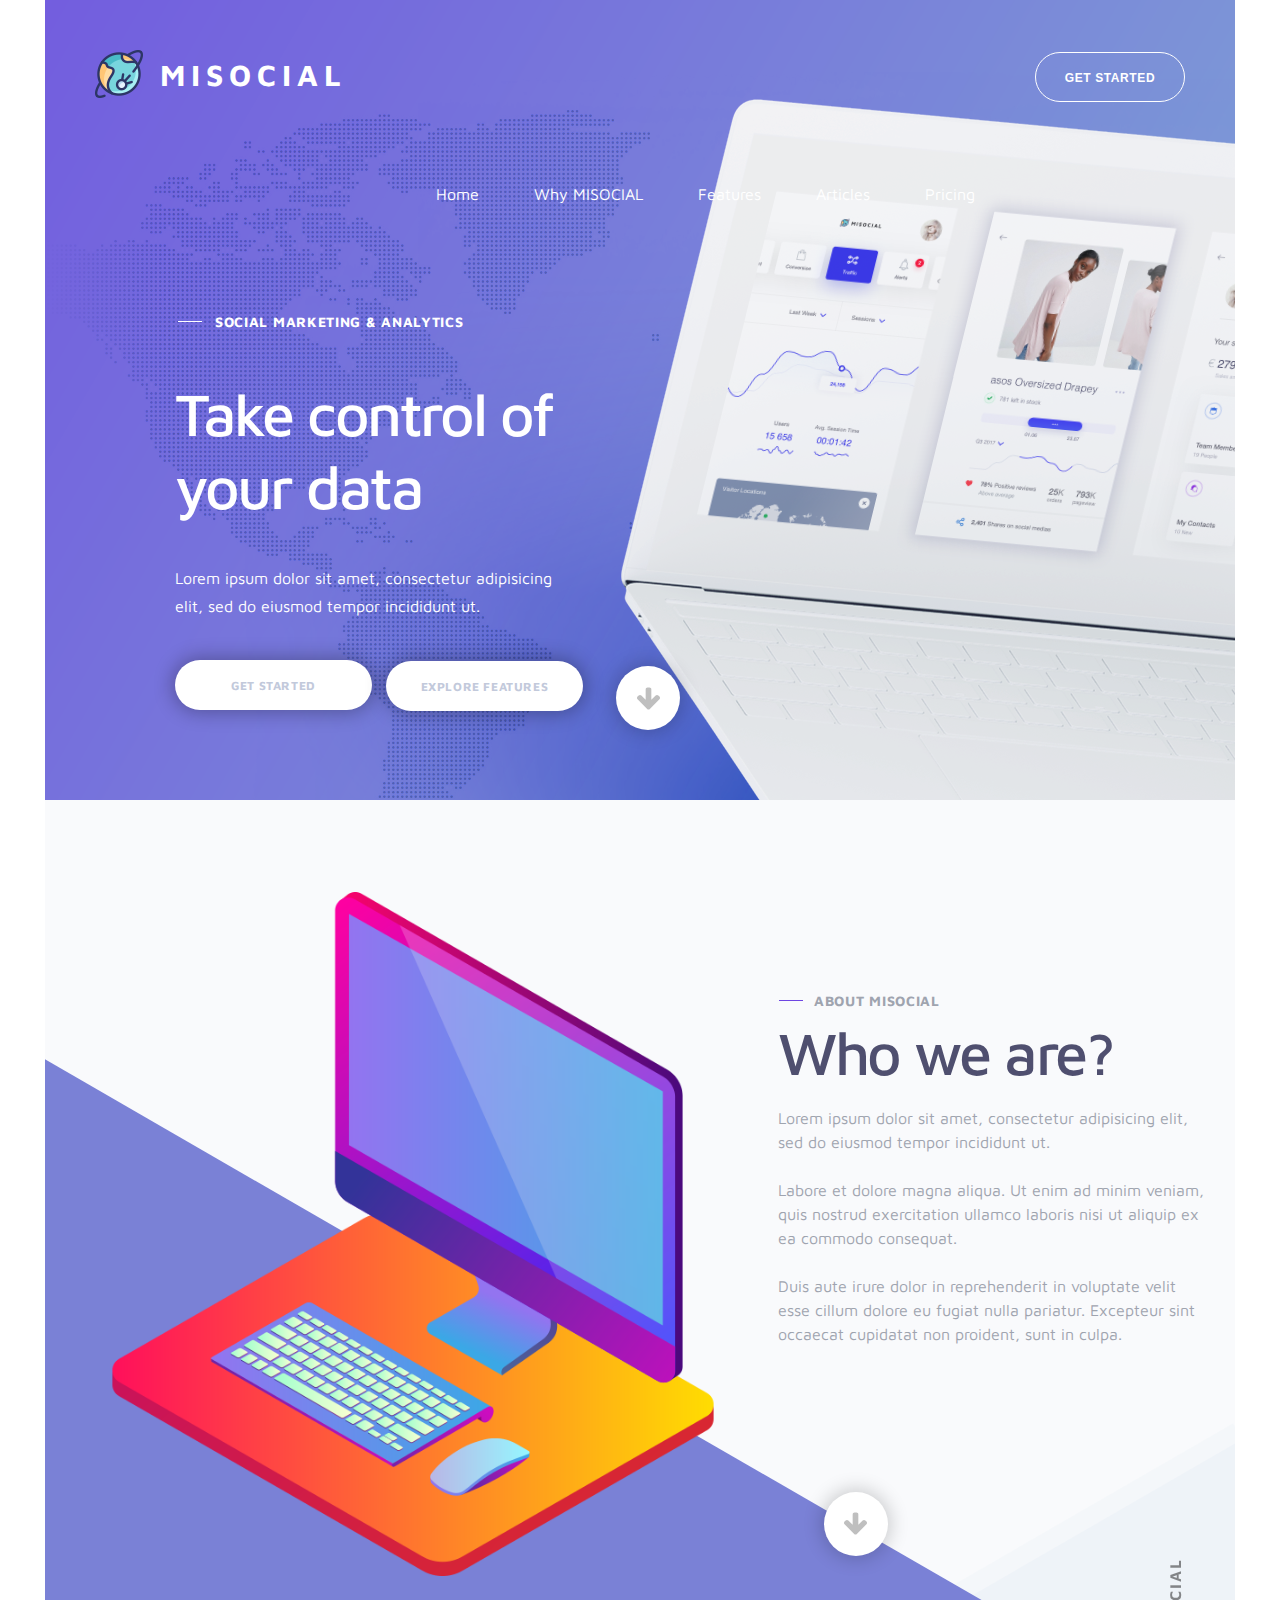
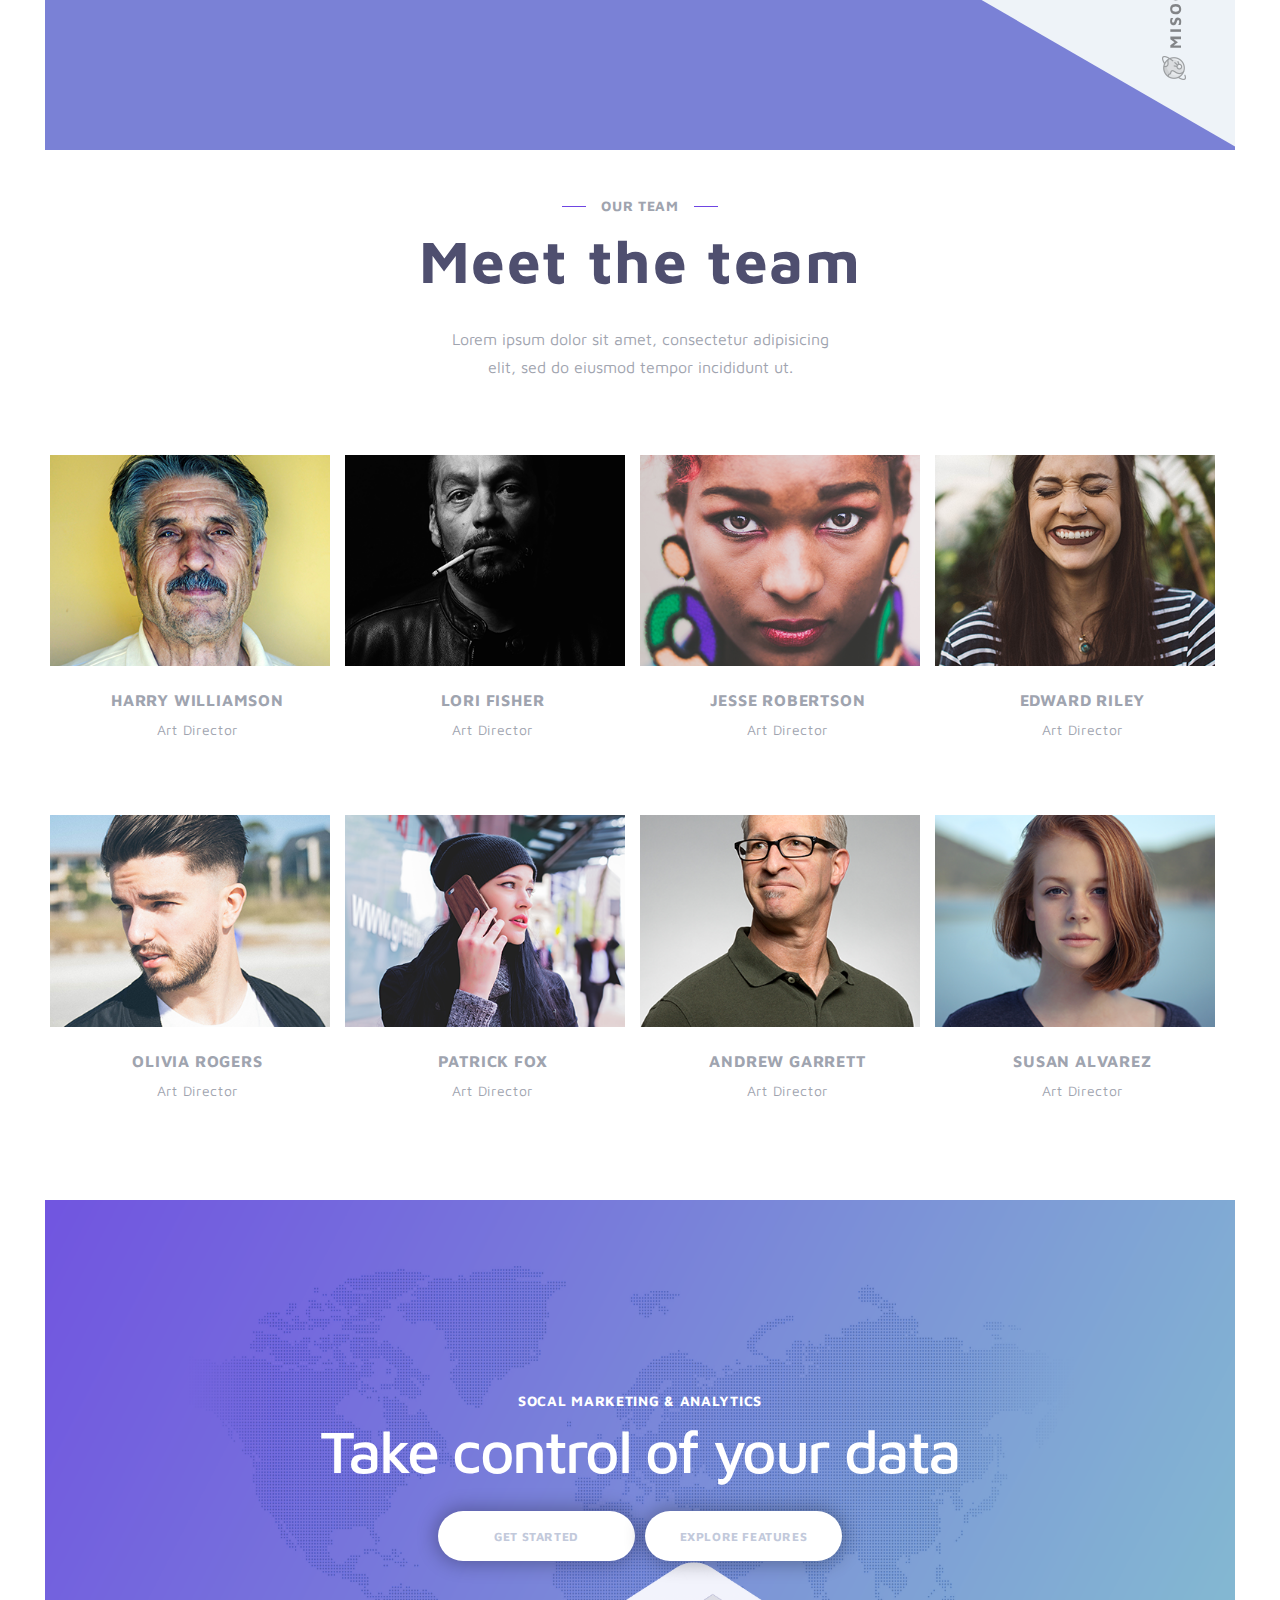
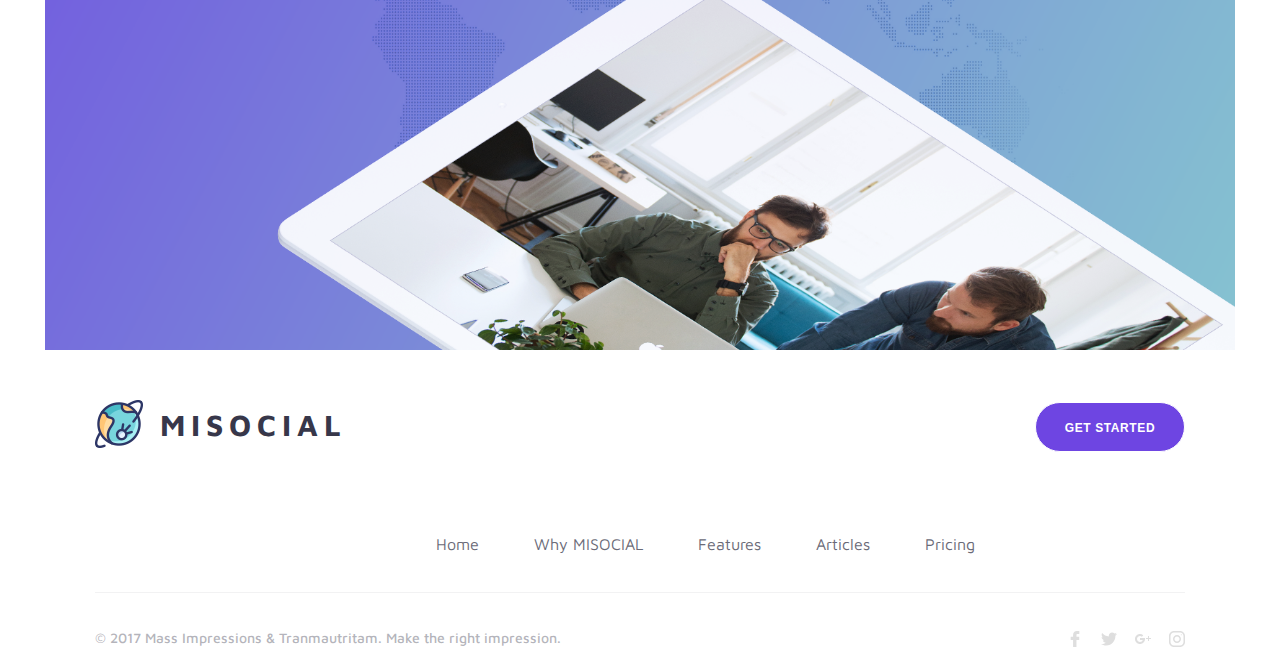
<file: index.html>
<!DOCTYPE html>
<html lang="en">
<head>
	<meta charset="UTF-8">
	<title>HOME</title>
	<meta name="viewport" content="width=device-width, initial-scale=1">
	<link rel="stylesheet" type="text/css" href="./css/style.css">
	<link href="https://fonts.googleapis.com/css?family=Maven+Pro:400,500,700,900" rel="stylesheet">
	<link rel="stylesheet" href="./css/fontawesome-all.min.css">
	<link rel="stylesheet" href="./css/media/first.css">
	
</head>
<body>
	<div class="">
		<header>
			<div class="top-nav">
				<div class="logo">
					<img src="./css/img/symbol.png">
					<p class="misocial">MISOCIAL</p>
				</div>
				<div class="menu">
					<nav>
					<ul>
						<li><a href="index.html">Home</a></li>
						<li><a href="pricing.html">Why MISOCIAL</a></li>
						<li><a href="blog.html">Features</a></li>
						<li><a href="#">Articles</a></li>
						<li><a href="#">Pricing</a></li>
					</ul>
					</nav>
				</div>
				<form class="btn-t">
					<button><a href="started.html">get started</a></button>
				</form>
			</div>
			<div class="block">
				<p class="header">SOCIAL MARKETING & ANALYTICS</p>
				<h1 class="main">Take control of your data</h1>
				<p class="main-second">Lorem ipsum dolor sit amet, consectetur adipisicing elit, sed do eiusmod tempor incididunt ut.</p>
				<div class="buttons">
					<div class="first"><a href="#">GET STARTED</a></div>
					<div class="second"><a href="#">EXPLORE FEATURES</a></div>
				</div>
			</div>
			<a href="javascript://0" onclick="slowCroll" ("#more") >
			<div class="circle">
				<img src="./css/svg/arrow-down.svg" alt="">
			</div>
			</a>
		</header>



		<section  class="who-we-are">
			<img class="comp" src="./css/img/vector-smart-object.png" alt="">
			<div class="block-2">
				<span>about misocial</span>
				<h1>Who we are?</h1>
				<p>
					Lorem ipsum dolor sit amet, consectetur adipisicing elit,
					sed do eiusmod tempor incididunt ut.
					<br><br>
					Labore et dolore magna aliqua. Ut enim ad minim veniam,
					quis nostrud exercitation ullamco laboris nisi ut aliquip 
					ex ea commodo consequat.
					<br><br>
					Duis aute irure dolor in reprehenderit in voluptate velit
					esse cillum dolore eu fugiat nulla pariatur. Excepteur sint
					occaecat cupidatat non proident, sunt in culpa.
					</p>
			</div>
				<a class="right-logo " href="#">
						<img src="./css/svg/arrow-down.svg" alt="">
				</a>
			<img class="lg-rg" src="./css/img/symbol.png">
			<span class="rg-tx">
				<p >MISOCIAL</p>
			</span>
			<div class="bg-right"></div>
			<div class="bg-right-line"></div>
			<div class="bg-left"></div>

		</section>

		<section class="team">
			<div class="main-text">
				<p>OUR TEAM</p>
				<h1>Meet the team</h1>
				<span>
				Lorem ipsum dolor sit amet, consectetur adipisicing elit, sed do eiusmod tempor incididunt ut.</span>
			</div>
			<div class="content">
				<div class="row">
					<div class="card">
					<img src="./css/img/aleksandar-popovski-110004.png" alt="">
					<p>Harry Williamson</p>
					<span>Art Director</span>
					</div>


					<div class="card">
					<img src="./css/img/alfonso-castro-130696.png" alt="">
					<p>Lori Fisher</p>
					<span>Art Director</span>
					</div>


					<div class="card">
					<img src="./css/img/anter-blackbird-202499.png" alt="">
					<p>Jesse Robertson</p>
					<span>Art Director</span>
					</div>	


					<div class="card">
					<img src="./css/img/brooke-cagle-52215.png" alt="">
					<p>Edward Riley</p>
					<span>Art Director</span>
					</div>			
				</div>


				<div class="row row-2">
					<div class="card">
					<img src="./css/img/nathan-fertig-67862.png" alt="">
					<p>Olivia Rogers</p>
					<span>Art Director</span>
					</div>


					<div class="card">
					<img src="./css/img/matthew-kane-71727.png" alt="">
					<p>Patrick Fox</p>
					<span>Art Director</span>
					</div>


					<div class="card">
					<img src="./css/img/foto-sushi-128246.png" alt="">
					<p>Andrew Garrett</p>
					<span>Art Director</span>
					</div>	


					<div class="card">
					<img src="./css/img/christopher-campbell-28567.png" alt="">
					<p>Susan Alvarez</p>
					<span>Art Director</span>
					</div>			
				</div>
			</div>
		</section>
		<section class="bottom">
			<div class="main-block">
				<p>SOCAL MARKETING & ANALYTICS</p>
				<h1>Take control of your data</h1>
				<div class="buttons">
					<div class="first"><a href="#">GET STARTED</a></div>
					<div class="second"><a href="#">EXPLORE FEATURES</a></div>
				</div>
			</div>
		</section>
		<footer>

		<div class="mn">
				<div class="logo">
					<img src="./css/img/symbol.png">
					<p class="misocial">MISOCIAL</p>
				</div>
				<div class="bot-nav">
					<div class="menu">
					<nav>
					<ul>
						<li><a href="index.html">Home</a></li>
						<li><a href="pricing.html">Why MISOCIAL</a></li>
						<li><a href="blog.html">Features</a></li>
						<li><a href="#">Articles</a></li>
						<li><a href="#">Pricing</a></li>
					</ul>
					</nav>
				</div>
				</div>
			<div class="lst-btn">
				<form class="btn-t">
					<button><a href="started.html">get started</a></button>
				</form>
			</div>
		</div>
		<div class="lf-rg">
			<div class="line"></div>
		<p>© 2017 Mass Impressions & Tranmautritam. Make the right impression.</p>
		</div>
		<div class="icons">
<a href="https://uk-ua.facebook.com/">
	<img src="./css/svg/facebook-logo.svg" alt="">
</a>
<a href="https://twitter.com/">
	<img src="./css/svg/twitter-logo-silhouette.svg" alt="">
</a>
<a href="https://plus.google.com/discover">
	<img src="./css/svg/google-plus.svg" alt="">
</a>
<a href="https://www.instagram.com/?hl=ru">
	<img src="./css/svg/instagram.svg" alt="">
</a>
		</div>
		</footer>
	</div>
</body>
</html>
</file>
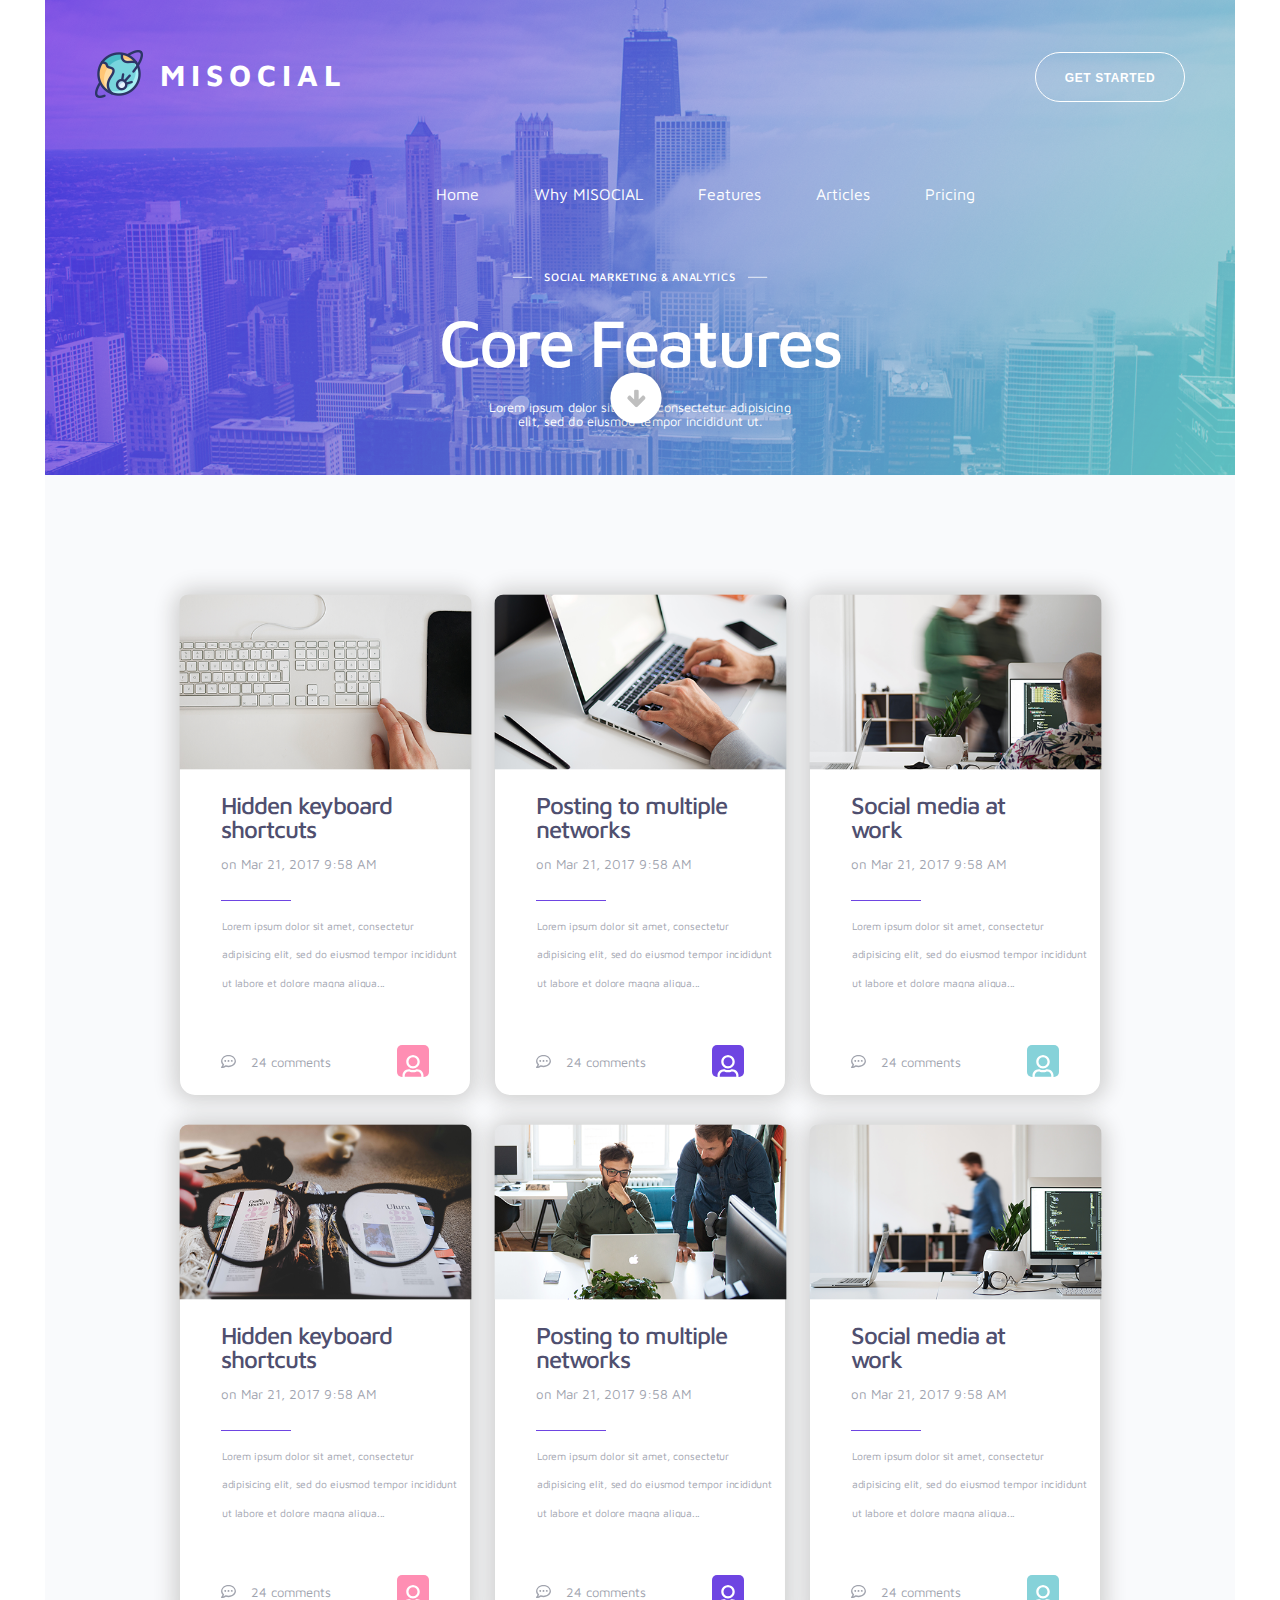
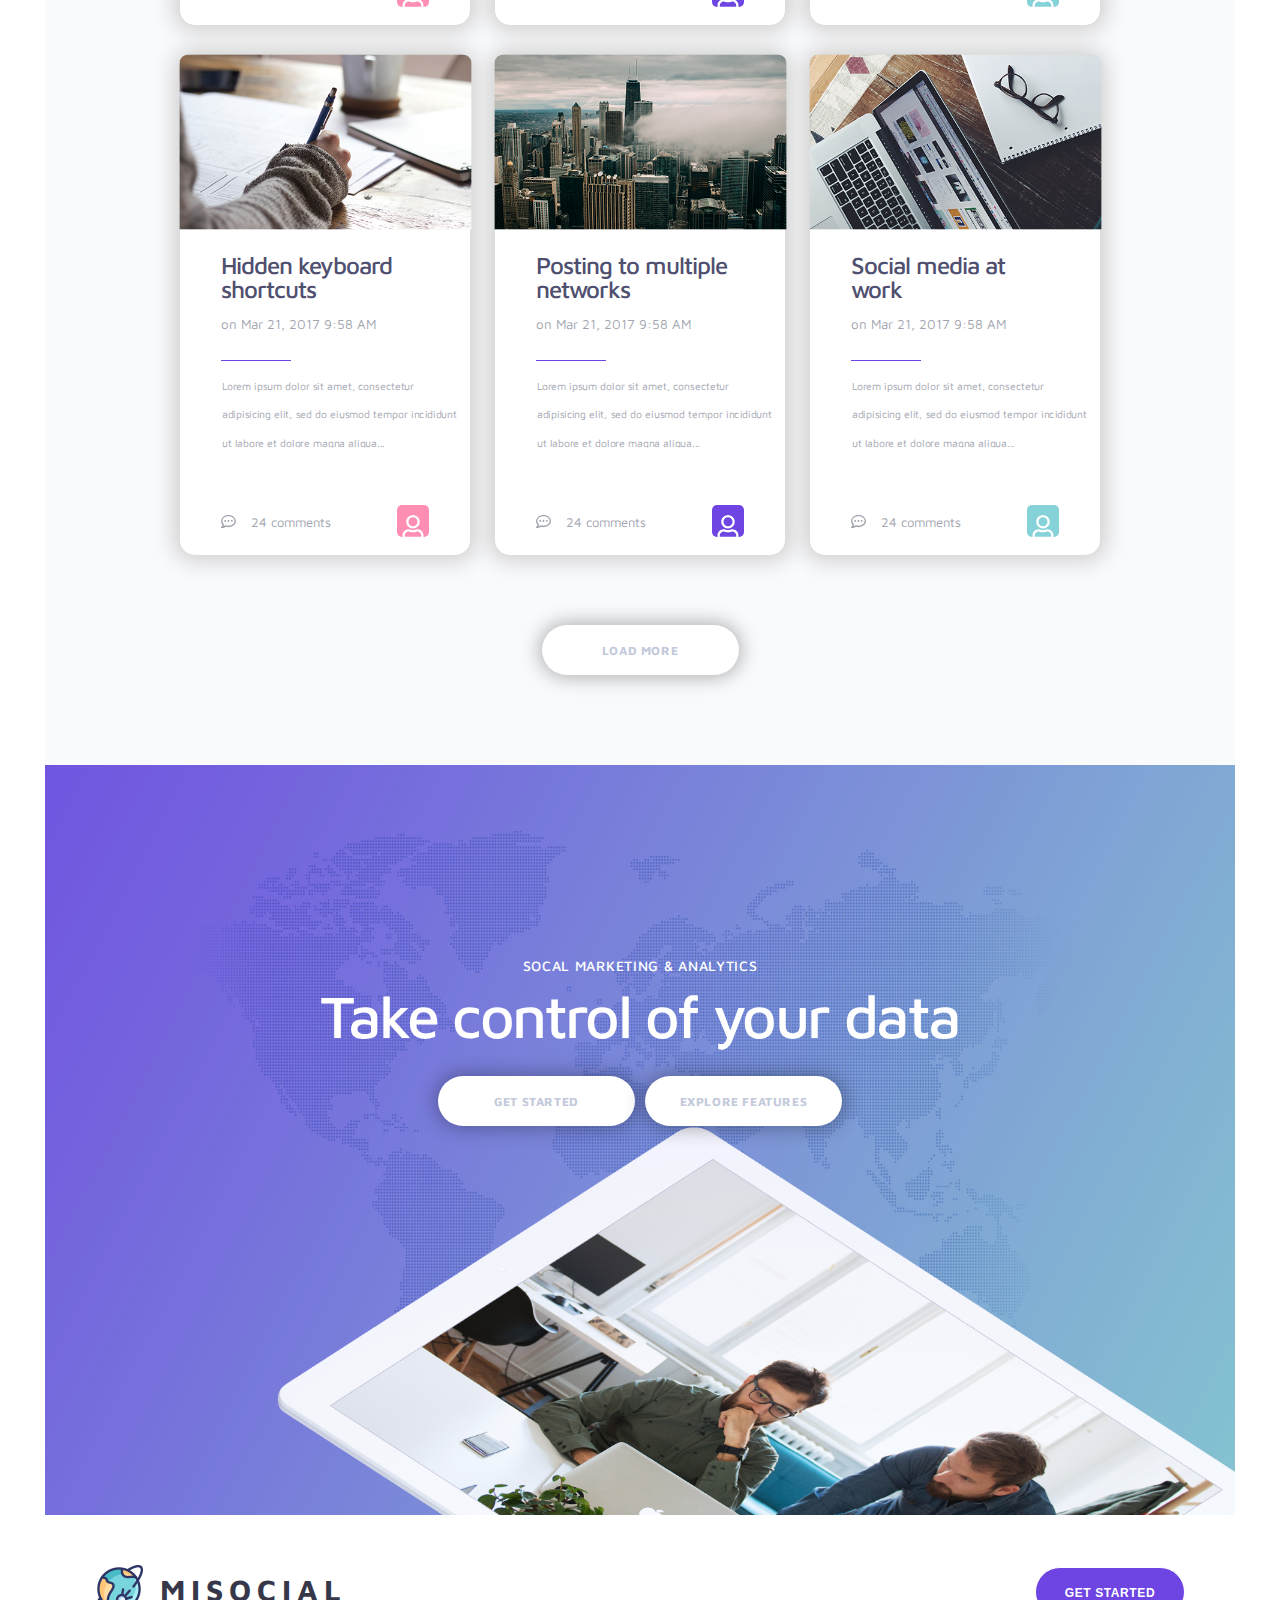
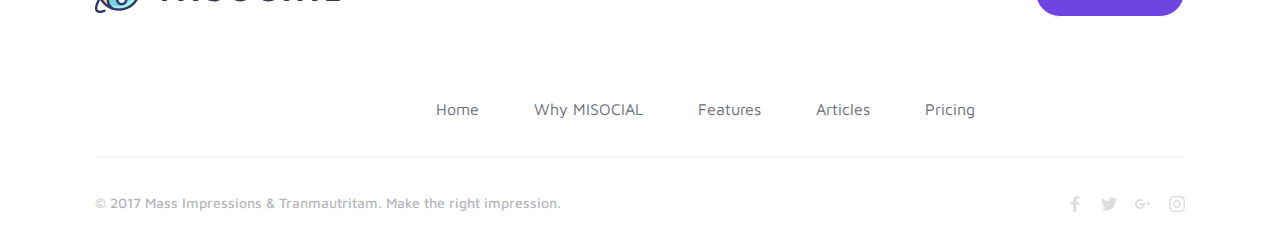
<file: blog.html>
<!DOCTYPE html>
<html lang="en">
<head>
	<meta charset="UTF-8">
	<title>Features</title>
	<link rel="stylesheet" href="./css/blog.css">
	<link href="https://fonts.googleapis.com/css?family=Maven+Pro:400,500,700,900" rel="stylesheet">
	<link rel="stylesheet" href="./css/fontawesome-all.min.css">
	<link rel="stylesheet" href="./css/media/features.css">
</head>
<body>
	<header>
			<div class="top-nav">
				<div class="logo">
					<img src="./css/img/symbol.png">
					<p class="misocial">MISOCIAL</p>
				</div>
				<div class="menu">
					<nav>
					<ul>
						<li><a href="index.html">Home</a></li>
						<li><a href="pricing.html">Why MISOCIAL</a></li>
						<li><a href="blog.html">Features</a></li>
						<li><a href="#">Articles</a></li>
						<li><a href="#">Pricing</a></li>
					</ul>
					</nav>
				</div>
				<form class="btn-t">
					<button><a href="started.html">get started</a></button>
				</form>
			</div>
			<div class="center-block">
				<span>SOCIAL MARKETING & ANALYTICS</span>
				<h1>Core Features</h1>
				<p>Lorem ipsum dolor sit amet, consectetur adipisicing elit, sed do eiusmod tempor incididunt ut.</p>
			</div>
			<a href="#">
			<div class="circle">
				
						<img src="./css/svg/arrow-down.svg" alt="">
			</div>
			</a>
		</header>
		<main>
			<div class="container">
				<div class="row">
					<div class="card">
						<img class="correct" src="./css/img-blog/big-9.png" alt="">
						<div class="text">
							<h5>Hidden keyboard shortcuts</h5>
							<small>on Mar 21, 2017 9:58 AM</small>
							<p>Lorem ipsum dolor sit amet, consectetur adipisicing elit, sed do eiusmod tempor incididunt ut labore et dolore magna aliqua... 
							</p>
							<div class="footer">
								<i class="comments"><img src="./css/svg-blog/comment-dots.svg" alt=""></i>
								<span>24 comments</span>
								<i class="icon-man color-1"><img  src="./css/svg-blog/user.svg" alt=""></i>
							</div>
						</div>
					</div>

					<div class="card">
						<img  class="correct"  src="./css/img-blog/big-11.png" alt="">
						<div class="text">
							<h5>Posting to multiple networks</h5>
							<small>on Mar 21, 2017 9:58 AM</small>
							<p>Lorem ipsum dolor sit amet, consectetur adipisicing elit, sed do eiusmod tempor incididunt ut labore et dolore magna aliqua... 
							</p>
							<div class="footer">
								<i class="comments"><img src="./css/svg-blog/comment-dots.svg" alt=""></i>
								<span>24 comments</span>
								<i class="icon-man color-2"><img  src="./css/svg-blog/user.svg" alt=""></i>
							</div>
						</div>
					</div>


					<div class="card">
						<img class="correct" src="./css/img-blog/big-5.png" alt="">
						<div class="text">
							<h5>Social media at work</h5>
							<small>on Mar 21, 2017 9:58 AM</small>
							<p>Lorem ipsum dolor sit amet, consectetur adipisicing elit, sed do eiusmod tempor incididunt ut labore et dolore magna aliqua... 
							</p>
							<div class="footer">
								<i class="comments"><img src="./css/svg-blog/comment-dots.svg" alt=""></i>
								<span>24 comments</span>
								<i class="icon-man color-3"><img  src="./css/svg-blog/user.svg" alt=""></i>
							</div>
					</div>
				</div>
			</div>
			<!--ROW 2-->
			<div class="row">
					<div class="card">
						<img class="correct" src="./css/img-blog/4-hh-8-mjbqyye-ewan-robertson.png" alt="">
						<div class="text">
							<h5>Hidden keyboard shortcuts</h5>
							<small>on Mar 21, 2017 9:58 AM</small>
							<p>Lorem ipsum dolor sit amet, consectetur adipisicing elit, sed do eiusmod tempor incididunt ut labore et dolore magna aliqua... 
							</p>
							<div class="footer">
								<i class="comments"><img src="./css/svg-blog/comment-dots.svg" alt=""></i>
								<span>24 comments</span>
								<i class="icon-man color-1"><img  src="./css/svg-blog/user.svg" alt=""></i>
							</div>
						</div>
					</div>

					<div class="card">
						<img class="correct" src="./css/img-blog/big-3.png" alt="">
						<div class="text">
							<h5>Posting to multiple networks</h5>
							<small>on Mar 21, 2017 9:58 AM</small>
							<p>Lorem ipsum dolor sit amet, consectetur adipisicing elit, sed do eiusmod tempor incididunt ut labore et dolore magna aliqua... 
							</p>
							<div class="footer">
								<i class="comments"><img src="./css/svg-blog/comment-dots.svg" alt=""></i>
								<span>24 comments</span>
								<i class="icon-man color-2"><img  src="./css/svg-blog/user.svg" alt=""></i>
							</div>
						</div>
					</div>


					<div class="card">
						<img class="correct" src="./css/img-blog/big-6.png" alt="">
						<div class="text">
							<h5>Social media at work</h5>
							<small>on Mar 21, 2017 9:58 AM</small>
							<p>Lorem ipsum dolor sit amet, consectetur adipisicing elit, sed do eiusmod tempor incididunt ut labore et dolore magna aliqua... 
							</p>
							<div class="footer">
								<i class="comments"><img src="./css/svg-blog/comment-dots.svg" alt=""></i>
								<span>24 comments</span>
								<i class="icon-man color-3"><img  src="./css/svg-blog/user.svg" alt=""></i>
							</div>
					</div>
				</div>
			</div>
			<!--ROW 2 END-->
			<!--ROW 3 -->
			<div class="row row-3">
					<div class="card">
						<img class="correct" src="./css/img-blog/s-9-cc-2-skysjm-green-chameleon.png" alt="">
						<div class="text">
							<h5>Hidden keyboard shortcuts</h5>
							<small>on Mar 21, 2017 9:58 AM</small>
							<p>Lorem ipsum dolor sit amet, consectetur adipisicing elit, sed do eiusmod tempor incididunt ut labore et dolore magna aliqua... 
							</p>
							<div class="footer">
								<i class="comments"><img src="./css/svg-blog/comment-dots.svg" alt=""></i>
								<span>24 comments</span>
								<i class="icon-man color-1"><img  src="./css/svg-blog/user.svg" alt=""></i>
							</div>
						</div>
					</div>

					<div class="card">
						<img class="correct" src="./css/img-blog/photo-1466969704384-405-f-547-b-0-e-01.png" alt="">
						<div class="text">
							<h5>Posting to multiple networks</h5>
							<small>on Mar 21, 2017 9:58 AM</small>
							<p>Lorem ipsum dolor sit amet, consectetur adipisicing elit, sed do eiusmod tempor incididunt ut labore et dolore magna aliqua... 
							</p>
							<div class="footer">
								<i class="comments"><img src="./css/svg-blog/comment-dots.svg" alt=""></i>
								<span>24 comments</span>
								<i class="icon-man color-2"><img  src="./css/svg-blog/user.svg" alt=""></i>
							</div>
						</div>
					</div>


					<div class="card">
						<img class="correct" src="./css/img-blog/photo-1466786784937-3-e-682-c-802-b-14.png" alt="">
						<div class="text">
							<h5>Social media at work</h5>
							<small>on Mar 21, 2017 9:58 AM</small>
							<p>Lorem ipsum dolor sit amet, consectetur adipisicing elit, sed do eiusmod tempor incididunt ut labore et dolore magna aliqua... 
							</p>
							<div class="footer">
								<i class="comments"><img src="./css/svg-blog/comment-dots.svg" alt=""></i>
								<span>24 comments</span>
								<i class="icon-man color-3"><img  src="./css/svg-blog/user.svg" alt=""></i>
							</div>
					</div>
				</div>
			</div>
			<a class="button-card" href="">
			<div class="button">load more</div>
			</a>
		</div>
		<!--ROW 3 END-->
		</main>


		<section class="bottom">
			<div class="main-block">
				<p>SOCAL MARKETING & ANALYTICS</p>
				<h1>Take control of your data</h1>
				<div class="buttons">
					<div class="first"><a href="#">GET STARTED</a></div>
					<div class="second"><a href="#">EXPLORE FEATURES</a></div>
				</div>
			</div>
		</section>
		<footer>

		<div class="mn">
				<div class="logo">
					<img src="./css/img/symbol.png">
					<p class="misocial">MISOCIAL</p>
				</div>
				<div class="bot-nav">
					<div class="menu">
					<nav>
					<ul>
						<li><a href="index.html">Home</a></li>
						<li><a href="pricing.html">Why MISOCIAL</a></li>
						<li><a href="blog.html">Features</a></li>
						<li><a href="#">Articles</a></li>
						<li><a href="#">Pricing</a></li>
					</ul>
					</nav>
				</div>
				</div>
			<div class="lst-btn">
				<form class="btn-t">
					<button><a href="started.html">get started</a></button>
				</form>
			</div>
		</div>
		<div class="lf-rg">
			<div class="line"></div>
		<p>© 2017 Mass Impressions & Tranmautritam. Make the right impression.</p>
		</div>
		<div class="icons">
<a href="https://uk-ua.facebook.com/">
	<img src="./css/svg/facebook-logo.svg" alt="">
</a>
<a href="https://twitter.com/">
	<img src="./css/svg/twitter-logo-silhouette.svg" alt="">
</a>
<a href="https://plus.google.com/discover">
	<img src="./css/svg/google-plus.svg" alt="">
</a>
<a href="https://www.instagram.com/?hl=ru">
	<img src="./css/svg/instagram.svg" alt="">
</a>
		</div>
		</footer>
	</body>
</html>
</file>
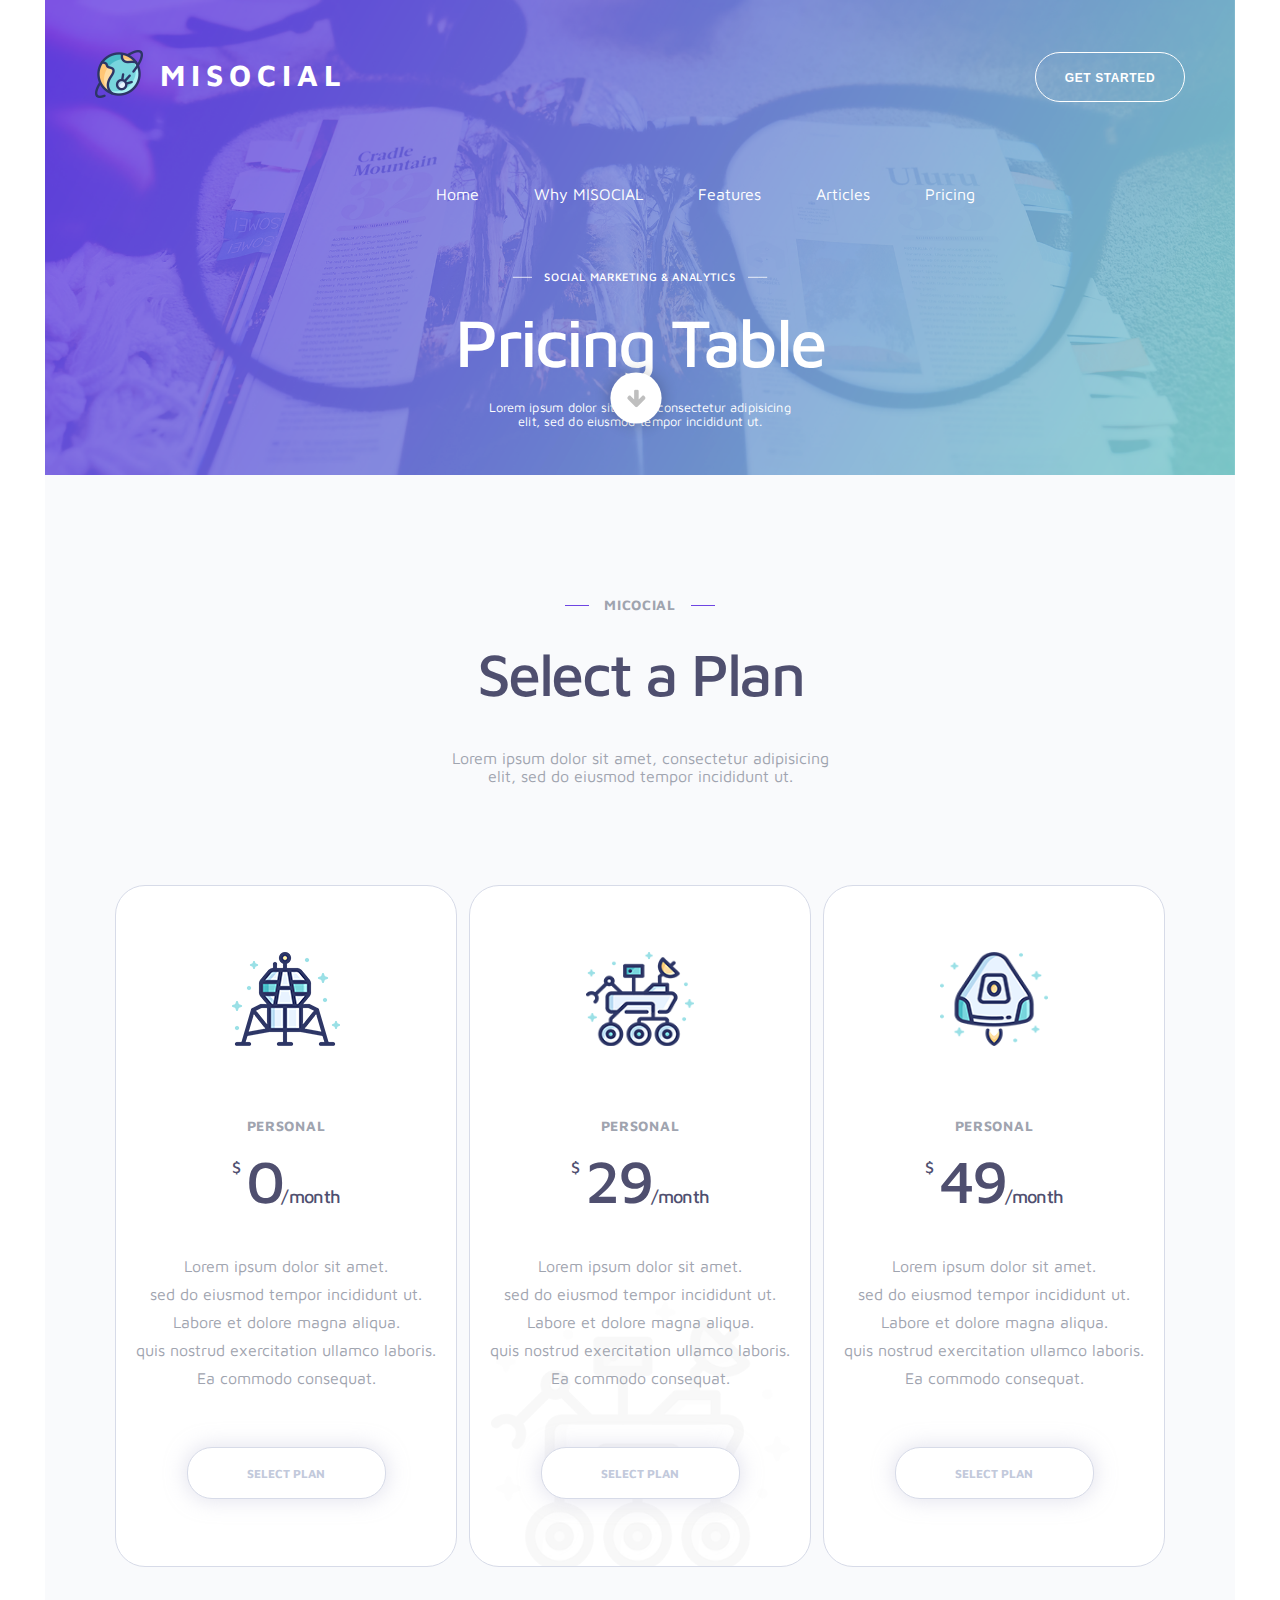
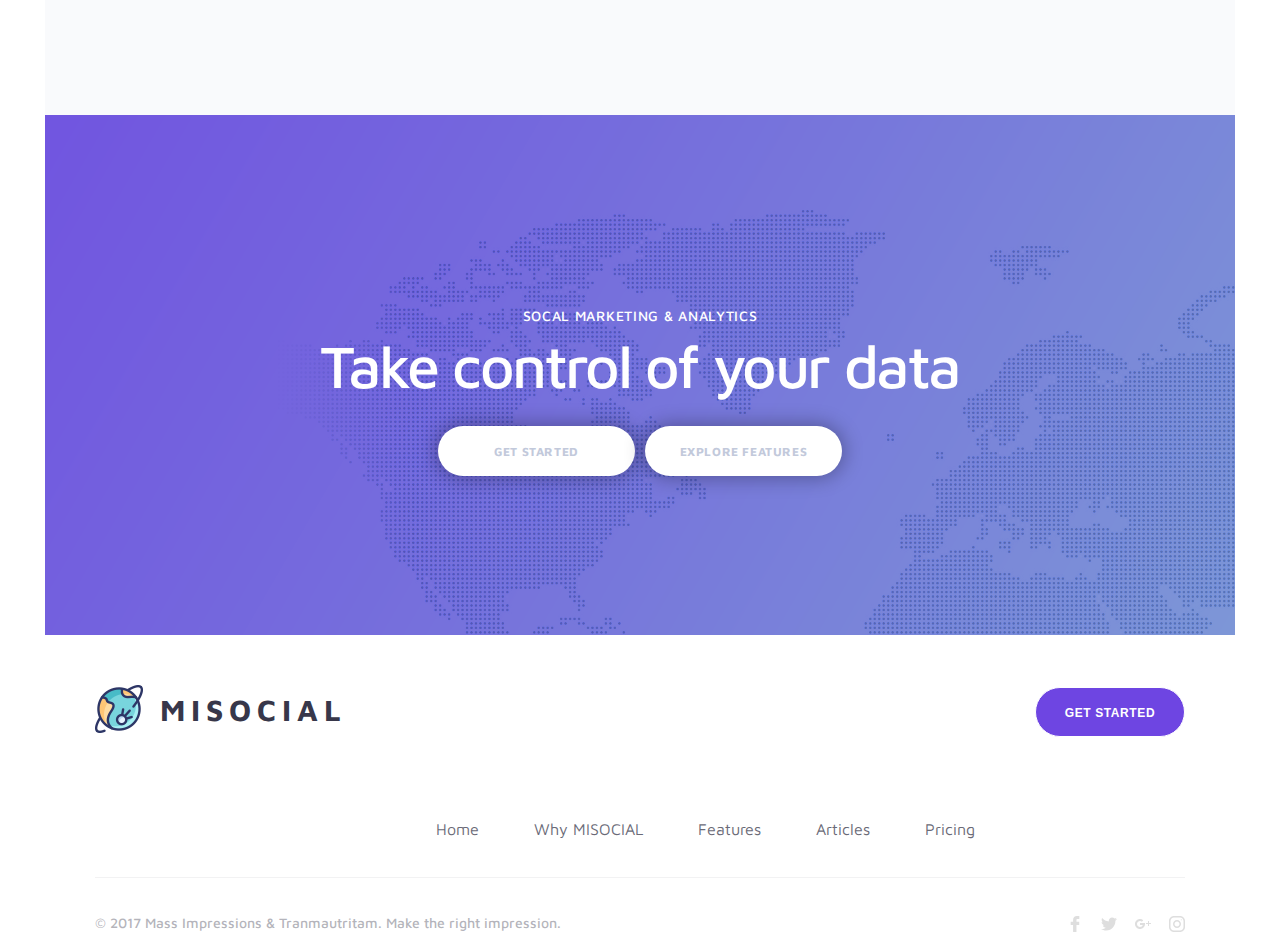
<file: pricing.html>
<!DOCTYPE html>
<html lang="en">
<head>
	<meta charset="UTF-8">
	<title>Why MISOCIAL</title>
	<link rel="stylesheet" href="./css/pricing.css">
	<link href="https://fonts.googleapis.com/css?family=Maven+Pro:400,500,700,900" rel="stylesheet">
	<link rel="stylesheet" href="./css/fontawesome-all.min.css">
	<link rel="stylesheet" href="./css/media/selectPlan.css">
</head>
<body>
		<header>
			<div class="top-nav">
				<div class="logo">
					<img src="./css/img/symbol.png">
					<p class="misocial">MISOCIAL</p>
				</div>
				<div class="menu">
					<nav>
					<ul>
						<li><a href="index.html">Home</a></li>
						<li><a href="pricing.html">Why MISOCIAL</a></li>
						<li><a href="blog.html">Features</a></li>
						<li><a href="#">Articles</a></li>
						<li><a href="#">Pricing</a></li>
					</ul>
					</nav>
				</div>
				<form class="btn-t">
					<button><a href="started.html">get started</a></button>
				</form>
			</div>
			<div class="center-block">
				<span>SOCIAL MARKETING & ANALYTICS</span>
				<h1>Pricing Table</h1>
				<p>Lorem ipsum dolor sit amet, consectetur adipisicing elit, sed do eiusmod tempor incididunt ut.</p>
			</div>
			<a href="#">
			<div class="circle">
				
						<img src="./css/svg/arrow-down.svg" alt="">
			</div>
			</a>
		</header>
		<main class="plan">
			<div class="block">
				<span class="up-text">micocial</span>
				<h1>Select a Plan</h1>
				<p>Lorem ipsum dolor sit amet, consectetur adipisicing elit, sed do eiusmod tempor incididunt ut.</p>
			</div>
			<div class="content">
				<div class="card card-1">
					<img src="./css/img-pricing/asset-3-4-x.png" alt="" class="top">
					<span class="name">personal</span>
					<p class="dollar">$</p>
					<span class="cost">0 /month</span>
					<p class="lorem">
						Lorem ipsum dolor sit amet. <br>
						sed do eiusmod tempor incididunt ut. <br>
						Labore et dolore magna aliqua. <br>
						quis nostrud exercitation ullamco laboris. <br>
						Ea commodo consequat.
					</p>
					<div class="button">
						<a href="">select plan</a>
					</div>
				</div>

				<div class="card card-2">
					<img src="./css/img-pricing/asset-2-4-x.png" alt="" class="top">
					<span class="name">personal</span>
					<p class="dollar">$</p>
					<p class="cost">2</p>
					<span class="cost">9 /month</span>
					<p class="lorem">
						Lorem ipsum dolor sit amet. <br>
						sed do eiusmod tempor incididunt ut. <br>
						Labore et dolore magna aliqua. <br>
						quis nostrud exercitation ullamco laboris. <br>
						Ea commodo consequat.
					</p>
					<div class="button">
						<a href="">select plan</a>
					</div>
				</div>

				<div class="card card-3">
					<img src="./css/img-pricing/asset-1-4-x.png" alt="" class="top">
					<span class="name">personal</span>
					<p class="dollar">$</p>
					<p class="cost">4</p>
					<span class="cost">9 /month</span>
					<p class="lorem">
						Lorem ipsum dolor sit amet. <br>
						sed do eiusmod tempor incididunt ut. <br>
						Labore et dolore magna aliqua. <br>
						quis nostrud exercitation ullamco laboris. <br>
						Ea commodo consequat.
					</p>
					<div class="button">
						<a href="">select plan</a>
					</div>
				</div>
			</div>
		</main>


		<section class="bottom">
			<div class="main-block">
				<p>SOCAL MARKETING & ANALYTICS</p>
				<h1>Take control of your data</h1>
				<div class="buttons">
					<div class="first"><a href="#">GET STARTED</a></div>
					<div class="second"><a href="#">EXPLORE FEATURES</a></div>
				</div>
			</div>
		</section>
		<footer>

		<div class="mn">
				<div class="logo">
					<img src="./css/img/symbol.png">
					<p class="misocial">MISOCIAL</p>
				</div>
				<div class="bot-nav">
					<div class="menu">
					<nav>
					<ul>
						<li><a href="index.html">Home</a></li>
						<li><a href="pricing.html">Why MISOCIAL</a></li>
						<li><a href="blog.html">Features</a></li>
						<li><a href="#">Articles</a></li>
						<li><a href="#">Pricing</a></li>
					</ul>
					</nav>
				</div>
				</div>
			<div class="lst-btn">
				<form class="btn-t">
					<button><a href="started.html">get started</a></button>
				</form>
			</div>
		</div>
		<div class="lf-rg">
			<div class="line"></div>
		<p>© 2017 Mass Impressions & Tranmautritam. Make the right impression.</p>
		</div>
		<div class="icons">
<a href="https://uk-ua.facebook.com/">
	<img src="./css/svg/facebook-logo.svg" alt="">
</a>
<a href="https://twitter.com/">
	<img src="./css/svg/twitter-logo-silhouette.svg" alt="">
</a>
<a href="https://plus.google.com/discover">
	<img src="./css/svg/google-plus.svg" alt="">
</a>
<a href="https://www.instagram.com/?hl=ru">
	<img src="./css/svg/instagram.svg" alt="">
</a>
		</div>
		</footer>
	</body>
</html>
</file>
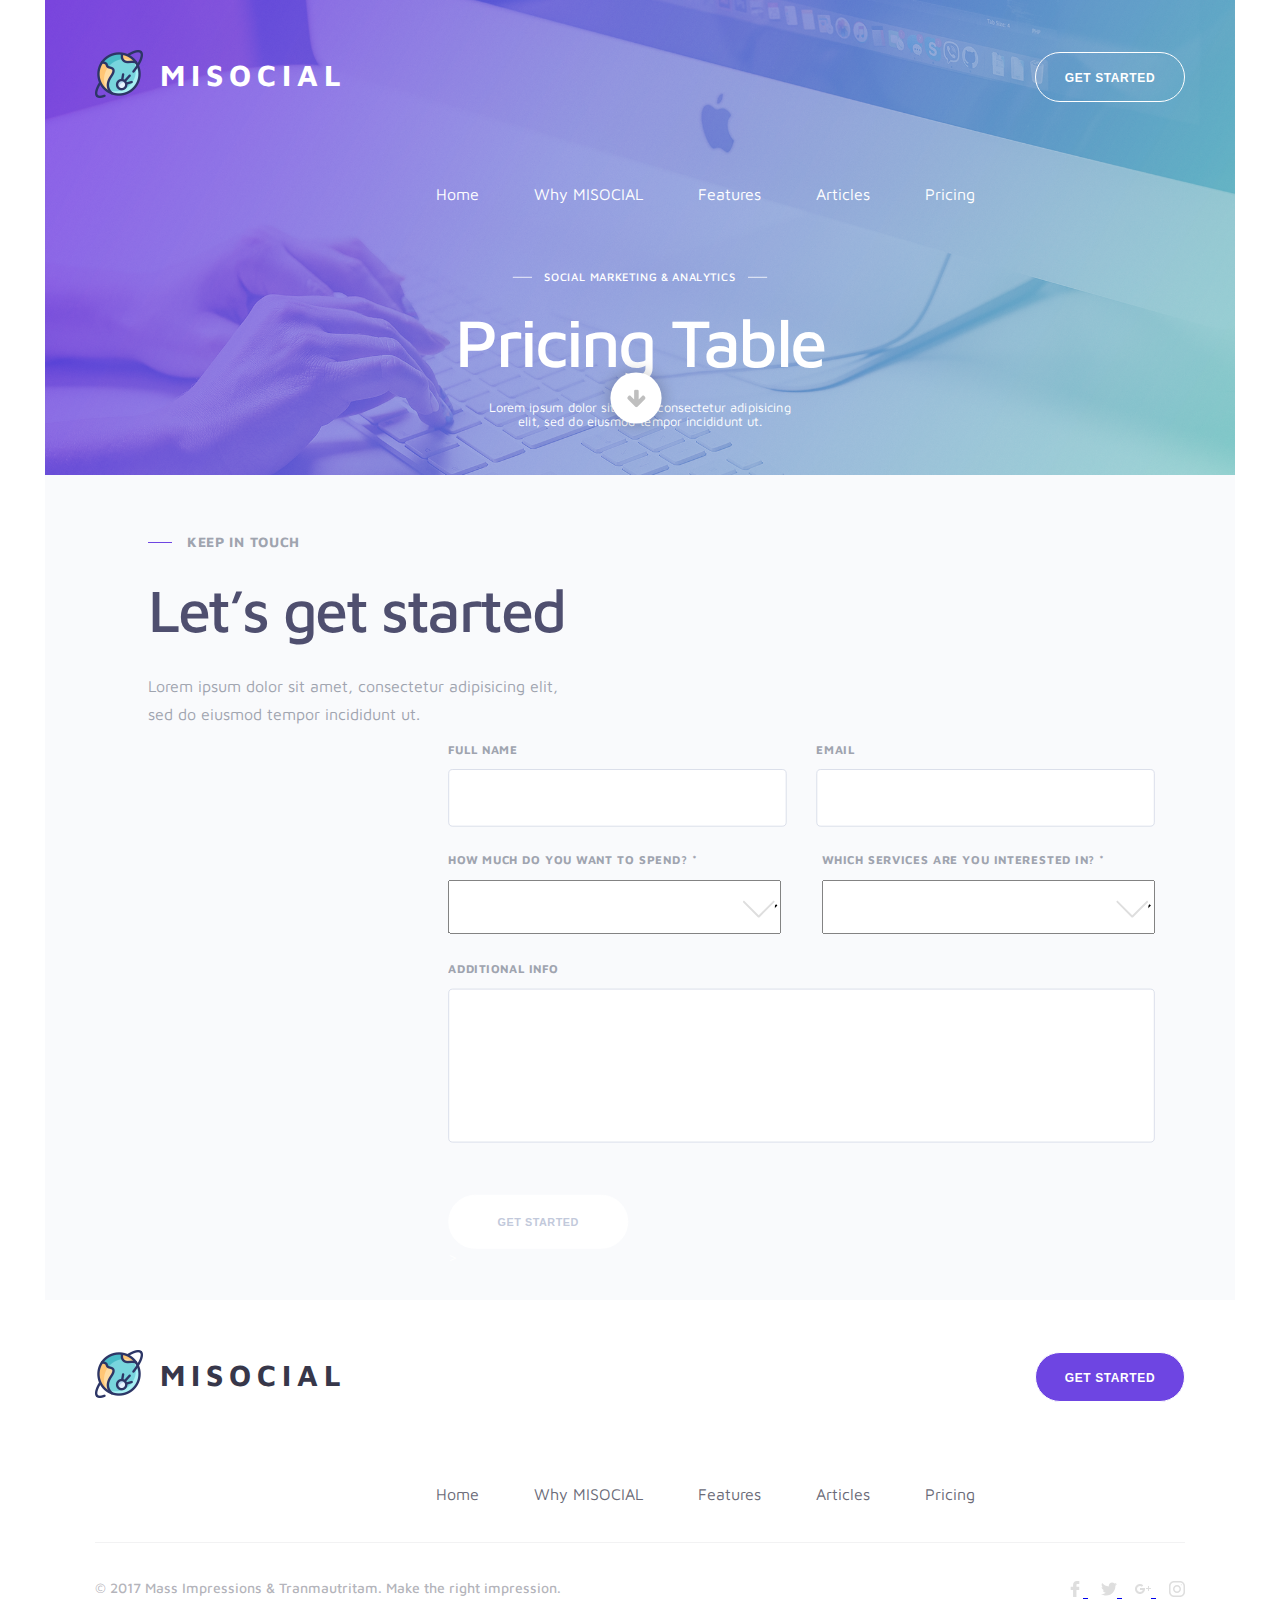
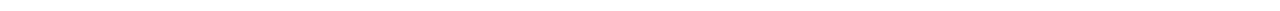
<file: started.html>
<!DOCTYPE html>
<html lang="en">
<head>
	<meta charset="UTF-8">
	<title>Get Started</title>
	<link rel="stylesheet" href="./css/started.css">
	<link href="https://fonts.googleapis.com/css?family=Maven+Pro:400,500,700,900" rel="stylesheet">
	<link rel="stylesheet" href="./css/fontawesome-all.min.css">
	<link rel="stylesheet" href="./css/media/form.css">
</head>
<body>
	<header>
			<div class="top-nav">
				<div class="logo">
					<img src="./css/img/symbol.png">
					<p class="misocial">MISOCIAL</p>
				</div>
				<div class="menu">
					<nav>
					<ul>
						<li><a href="index.html">Home</a></li>
						<li><a href="pricing.html">Why MISOCIAL</a></li>
						<li><a href="blog.html">Features</a></li>
						<li><a href="#">Articles</a></li>
						<li><a href="#">Pricing</a></li>
					</ul>
					</nav>
				</div>
				<form class="btn-t">
					<button><a href="started.html">get started</a></button>
				</form>
			</div>
			<div class="center-block">
				<span>SOCIAL MARKETING & ANALYTICS</span>
				<h1>Pricing Table</h1>
				<p>Lorem ipsum dolor sit amet, consectetur adipisicing elit, sed do eiusmod tempor incididunt ut.</p>
			</div>
			<a href="#">
			<div class="circle">
				
						<img src="./css/svg/arrow-down.svg" alt="">
			</div>
			</a>
		</header>


		<main>
				<div class="block">
					<span>keep in touch</span>
					<h1>Let’s get started</h1>
					<p>
					 Lorem ipsum dolor sit amet, consectetur adipisicing elit,
					 sed do eiusmod tempor incididunt ut.
					</p>
				</div>

				<div class="form">
					<form class="flex" action="">
						<div class="field">
							<p class="name">full name</p>
							<input type="text">
						</div>


						<div class="field">
							<p class="name">email</p>
							<input type="text">
						</div>

					</form>

					<form class="flex mt" action="">
						<div class="field select">
							<p class="name  arrow">How much do you want to spend? *</p>
							<div class="custom-select">
                                <select>
                                  <option value="0"> </option>
                                  <option value="1">100$</option>
                                  <option value="2">250$</option>
                                  <option value="3">500$</option>
                                </select>
                              </div>
						</div>


						<div class="field">
							<p class="name  arrow">Which services are you interested in? *</p>
							<div class="custom-select" >
                                <select>
                                  <option value="0"> </option>
                                  <option value="1">1</option>
                                  <option value="2">2</option>
                                  <option value="3">3</option>
                                </select>
                              </div>
						</div>
					</form>
					<div class="big">
						    <p class="name">ADDITIONAL INFO</p>
							<input type="text">
					</div>
					<form class="btn-main">
					<button><a href="#">get started</a></button>
				   </form>>
				</div>

		</main>

				<footer>

		<div class="mn">
				<div class="logo">
					<img src="./css/img/symbol.png">
					<p class="misocial">MISOCIAL</p>
				</div>
				<div class="bot-nav">
					<div class="menu">
					<nav>
					<ul>
						<li><a href="index.html">Home</a></li>
						<li><a href="pricing.html">Why MISOCIAL</a></li>
						<li><a href="blog.html">Features</a></li>
						<li><a href="#">Articles</a></li>
						<li><a href="#">Pricing</a></li>
					</ul>
					</nav>
				</div>
				</div>
			<div class="lst-btn">
				<form class="btn-t">
					<button><a href="started.html">get started</a></button>
				</form>
			</div>
		</div>
		<div class="lf-rg">
			<div class="line"></div>
		<p>© 2017 Mass Impressions & Tranmautritam. Make the right impression.</p>
		</div>
		<div class="icons">
<a href="https://uk-ua.facebook.com/">
	<img src="./css/svg/facebook-logo.svg" alt="">
</a>
<a href="https://twitter.com/">
	<img src="./css/svg/twitter-logo-silhouette.svg" alt="">
</a>
<a href="https://plus.google.com/discover">
	<img src="./css/svg/google-plus.svg" alt="">
</a>
<a href="https://www.instagram.com/?hl=ru">
	<img src="./css/svg/instagram.svg" alt="">
</a>
		</div>
		</footer>
		
</body>
</html>
</file>
<file: css/style.css>
body {
  margin: 0px;
  font-family: 'Maven Pro', sans-serif;
  color: #fff;
  font-style: normal;
  font-stretch: normal;
}

header,
section,
footer {
  margin: 0 auto;
}

header {
  background-image: url(../css/img/background.png);
  width: 1903px;
  height: 1080px;
  position: relative;
  font-weight: bold;
}

.logo img {
  margin: 50px 0px 0px 50px;
  float: left;
}

.misocial {
  font-size: 30px;
  line-height: 0.97;
  letter-spacing: 6px;
  float: left;
  text-transform: uppercase;
  font-weight: bold;
  margin-top: 60px;
  margin-left: 17px;
}

.menu {
  float: right;
}
.menu ul {
  list-style: none;
  text-decoration: none;
  font-size: 16px;
  font-weight: normal;
  line-height: 1.19;
  margin-top: 66px;
  margin-right: 260px;
}
.menu ul li {
  display: inline-block;
  margin-left: 50px;
}
.menu ul li > a {
  text-decoration: none;
  color: #fff;
}
.menu ul li > a::after {
  content: "";
  display: block;
  width: 100%;
  height: 2px;
  background-color: #fff;
  -webkit-transform: translateY(15px) scale(0);
          transform: translateY(15px) scale(0);
  -webkit-transition: all .2s;
  transition: all .2s;
}
.menu ul li > a:hover {
  text-decoration: none;
}
.menu ul li > a:hover::after {
  -webkit-transform: translateY(15px) scale(1);
          transform: translateY(15px) scale(1);
}

.btn-t {
  position: absolute;
  right: 50px;
  top: 52px;
}
.btn-t button {
  width: 150px;
  height: 50px;
  font-size: 12px;
  line-height: 2.67;
  letter-spacing: 0.6px;
  text-align: center;
  border: none;
  background-color: transparent;
  border: solid 1px #ffffff;
  border-radius-right: 20px;
  text-transform: uppercase;
  border-bottom-right-radius: 30px;
  border-top-right-radius: 30px;
  border-bottom-Left-radius: 30px;
  border-top-Left-radius: 30px;
  font-weight: bold;
}
.btn-t button > a {
  height: 50px;
  line-height: 4;
  display: block;
  text-decoration: none;
  color: #fff;
}

.block {
  width: 377px;
  float: left;
  clear: both;
  margin-top: 342px;
  margin-left: 251px;
}
.block .header {
  margin-left: 40px;
  font-size: 14px;
  line-height: 2.29;
  letter-spacing: 0.7px;
  text-align: left;
  position: relative;
}
.block .header::after {
  position: absolute;
  top: 15px;
  left: -37px;
  display: block;
  content: '';
  width: 24px;
  height: 1px;
  background-color: #fff;
}
.block .main {
  width: 380px;
  font-size: 60px;
  font-weight: 500;
  line-height: 1.21;
  letter-spacing: -2.4px;
  text-align: left;
}
.block .main-second {
  font-size: 16px;
  font-weight: normal;
  line-height: 1.75;
  letter-spacing: normal;
  text-align: left;
  margin-top: 20px;
}
.block .buttons {
  margin-top: 40px;
}
.block .buttons .first,
.block .buttons .second {
  width: 197px;
  height: 50px;
  border-radius: 25px;
  text-align: center;
  line-height: 4.3;
  font-size: 12px;
  font-weight: bold;
  color: #c2c9db;
  text-transform: uppercase;
  -webkit-transition: .3s;
  transition: .3s;
}
.block .buttons .first a,
.block .buttons .second a {
  text-decoration: none;
  display: block;
}
.block .second {
  position: relative;
  left: 211px;
  top: -49px;
}
.block .second,
.block .first {
  background-color: #fff;
  letter-spacing: 0.6px;
  line-height: 2.67;
  -webkit-box-shadow: 0 0 18.7px 2.3px rgba(0, 0, 0, 0.3);
          box-shadow: 0 0 18.7px 2.3px rgba(0, 0, 0, 0.3);
}
.block .second > a,
.block .first > a {
  color: #c2c9db;
}
.block .second > a:hover,
.block .first > a:hover {
  color: #fff;
}
.block .second:hover,
.block .first:hover {
  background-color: #6e45e2;
}

.circle {
  width: 64px;
  height: 64px;
  background-color: #fff;
  border-radius: 50%;
  -webkit-box-shadow: 0 0 18.7px 2.3px rgba(0, 0, 0, 0.2);
          box-shadow: 0 0 18.7px 2.3px rgba(0, 0, 0, 0.2);
  z-index: 999;
  position: absolute;
  bottom: 70px;
  left: 48%;
}
.circle img {
  width: 23px;
  position: absolute;
  left: 21px;
  top: 21px;
}

/* who-we-are*/
.who-we-are {
  width: 1903px;
  height: 1080px;
  overflow: hidden;
  position: relative;
  color: black;
  background-color: #f9fafc;
}

.bg-left {
  width: 5000px;
  height: 5000px;
  background-color: #7a81d6;
  margin: 1082px 0 0 -1745px;
  -webkit-transform: rotate(30deg);
          transform: rotate(30deg);
  position: absolute;
}

.bg-right {
  float: right;
  width: 500px;
  height: 1000px;
  margin: 557px -34px 0 0;
  background-color: #e2ebf4;
  -webkit-transform: rotate(60deg);
          transform: rotate(60deg);
  opacity: 0.4;
}

.bg-right-line {
  float: right;
  width: 500px;
  height: 1000px;
  margin: 590px -406px 0 0;
  background-color: #edf2f8;
  -webkit-transform: rotate(60deg);
          transform: rotate(60deg);
  opacity: 0.4;
}

.comp {
  position: absolute;
  top: 184px;
  left: 260px;
  z-index: 999;
}

.block-2 {
  position: absolute;
  right: 540px;
  top: 320px;
  width: 247px;
  z-index: 999;
}
.block-2 span {
  font-size: 14px;
  font-weight: bold;
  line-height: 2.29;
  letter-spacing: 0.7px;
  text-align: left;
  color: #9fa4af;
  text-transform: uppercase;
  position: relative;
  left: 36px;
}
.block-2 span::after {
  content: '';
  display: block;
  position: absolute;
  left: -35px;
  top: 8px;
  width: 24px;
  height: 1px;
  background-color: #6e45e2;
}
.block-2 > h1 {
  width: 340px;
  margin: 0;
  font-size: 60px;
  font-weight: 500;
  line-height: 1.21;
  letter-spacing: -2.4px;
  text-align: left;
  color: #4f4f6f;
}
.block-2 p {
  width: 430px;
  font-size: 16px;
  line-height: 1.5;
  color: #9fa4af;
}

.right-logo {
  width: 64px;
  height: 64px;
  background-color: #fff;
  border-radius: 50%;
  -webkit-box-shadow: 0 0 18.7px 2.3px rgba(0, 0, 0, 0.2);
          box-shadow: 0 0 18.7px 2.3px rgba(0, 0, 0, 0.2);
  z-index: 999;
  position: absolute;
  top: 888px;
  left: 1116px;
}
.right-logo img {
  width: 23px;
  position: absolute;
  left: 20px;
  top: 20px;
}

.lg-rg {
  width: 24px;
  height: 24px;
  position: absolute;
  right: 88px;
  bottom: 100px;
  -webkit-transform: rotate(-90deg);
          transform: rotate(-90deg);
  -webkit-filter: grayscale(100%);
          filter: grayscale(100%);
  z-index: 999;
  opacity: 0.45;
}

.rg-tx > p {
  text-transform: uppercase;
  position: absolute;
  right: 55px;
  bottom: 168px;
  letter-spacing: 2px;
  margin: 0px;
  font-weight: bold;
  -webkit-filter: grayscale(100%);
          filter: grayscale(100%);
  -webkit-transform: rotate(-90deg);
          transform: rotate(-90deg);
  z-index: 999;
  opacity: 0.45;
}

/* end who-we-are*/
/* team*/
.team {
  width: 1903px;
  height: 1180px;
  overflow: hidden;
  position: relative;
}

.main-text {
  text-align: center;
}
.main-text > p {
  height: 25px;
  font-size: 14px;
  font-weight: bold;
  line-height: 2.29;
  letter-spacing: 0.7px;
  color: #9fa4af;
  margin: 0;
  margin-top: 40px;
}
.main-text > p::after {
  display: inline-block;
  content: '';
  width: 24px;
  height: 1px;
  background-color: #6e45e2;
  margin: 0 0 4px 15px;
}
.main-text > p::before {
  display: inline-block;
  content: '';
  width: 24px;
  height: 1px;
  background-color: #6e45e2;
  margin: 0 15px 4px 0px;
}
.main-text > h1 {
  height: 60px;
  font-size: 60px;
  line-height: 1.21;
  letter-spacing: 1.6px;
  color: #4f4f6f;
  margin: 10px 0 0 0;
}
.main-text span {
  width: 400px !important;
  height: 50px;
  display: block;
  font-size: 16px;
  line-height: 1.75;
  color: #9fa4af;
  width: 450px;
  margin: 0 auto;
  margin-top: 40px;
}

.content {
  width: 1572px;
  margin: 0 auto;
  margin-top: 80px;
  color: #9fa4af;
}

.row,
.row-2 {
  -webkit-box-pack: justify;
      -ms-flex-pack: justify;
          justify-content: space-between;
  display: -webkit-box;
  display: -ms-flexbox;
  display: flex;
}
.row .card,
.row-2 .card {
  width: 371px;
}
.row .card p,
.row .card span,
.row-2 .card p,
.row-2 .card span {
  display: block;
  text-align: center;
}
.row .card p,
.row-2 .card p {
  text-transform: uppercase;
  font-size: 16px;
  font-weight: bold;
  line-height: 1.88;
  letter-spacing: 0.8px;
  margin-bottom: 0px;
}
.row .card span,
.row-2 .card span {
  font-size: 14px;
  line-height: 2.14;
  letter-spacing: 0.7px;
  margin: 0;
}

.row-2 {
  margin-top: 70px;
}

/* end team*/
/* bottom */
.bottom {
  width: 1903px;
  height: 1080px;
  background-image: url(../css/img/bg.png);
  overflow: hidden;
}

.main-block {
  width: 800px;
  margin: 0 auto;
  text-align: center;
  margin-top: 200px;
}
.main-block > p {
  height: 10px;
  font-size: 14px;
  font-weight: bold;
  line-height: 2.29px;
  letter-spacing: 0.7px;
  color: #fff;
  margin-bottom: 0;
}
.main-block > h1 {
  font-size: 60px;
  font-weight: 500;
  line-height: 1.21;
  letter-spacing: -2.4px;
  margin: 5px 0 0 0;
}
.main-block .buttons {
  display: -webkit-box;
  display: -ms-flexbox;
  display: flex;
  -webkit-box-pack: center;
      -ms-flex-pack: center;
          justify-content: center;
  margin-top: 23px;
}
.main-block .buttons .first,
.main-block .buttons .second {
  width: 197px;
  height: 50px;
  border-radius: 25px;
  text-align: center;
  line-height: 4.3;
  font-size: 12px;
  font-weight: bold;
  color: #c2c9db;
  text-transform: uppercase;
  -webkit-transition: .3s;
  transition: .3s;
}
.main-block .buttons .first a,
.main-block .buttons .second a {
  text-decoration: none;
  display: block;
}
.main-block .first {
  margin-right: 10px;
}
.main-block .second,
.main-block .first {
  background-color: #fff;
  letter-spacing: 0.6px;
  line-height: 2.67;
  -webkit-box-shadow: 0 0 18.7px 2.3px rgba(0, 0, 0, 0.3);
          box-shadow: 0 0 18.7px 2.3px rgba(0, 0, 0, 0.3);
}
.main-block .second > a,
.main-block .first > a {
  color: #c2c9db;
}
.main-block .second > a:hover,
.main-block .first > a:hover {
  color: #fff;
}
.main-block .second:hover,
.main-block .first:hover {
  background-color: #6e45e2;
}

footer {
  width: 1903px;
  height: 202px;
  position: relative;
}
footer .logo img {
  margin: 50px 0px 0px 50px;
  float: left;
}
footer .misocial {
  font-size: 30px;
  line-height: 0.97;
  letter-spacing: 6px;
  float: left;
  text-transform: uppercase;
  font-weight: bold;
  margin-top: 60px;
  margin-left: 17px;
  color: #37374a;
}

.bot-nav .menu ul li a {
  color: #6a6a77;
}
.bot-nav .menu ul li a:hover {
  color: #6e45e2;
}

.lst-btn .btn-t {
  position: absolute;
  right: 50px;
  top: 52px;
}
.lst-btn .btn-t button {
  width: 150px;
  height: 50px;
  font-size: 12px;
  line-height: 2.67;
  letter-spacing: 0.6px;
  text-align: center;
  border: none;
  background-color: transparent;
  border: solid 1px #ffffff;
  border-radius-right: 20px;
  text-transform: uppercase;
  border-bottom-right-radius: 30px;
  border-top-right-radius: 30px;
  border-bottom-Left-radius: 30px;
  border-top-Left-radius: 30px;
  font-weight: bold;
  background-color: #6e45e2;
}
.lst-btn .btn-t button > a {
  height: 50px;
  line-height: 4;
  display: block;
  text-decoration: none;
  color: #fff;
}

.line {
  width: 1820px;
  height: 1px;
  opacity: 0.2;
  background-color: #bdbdc2;
  display: -webkit-box;
  display: -ms-flexbox;
  display: flex;
  margin: 0 auto;
  position: relative;
  top: 20px;
}

footer p {
  font-size: 14px;
  font-weight: 500;
  line-height: 1.36;
  color: rgba(106, 106, 119, 0.5);
  margin-top: 55px;
}

.lf-rg {
  padding-left: 50px;
  padding-right: 50px;
}

.icons {
  float: right;
  margin: -32px 34px 27px 0;
  position: relative;
}
.icons::before {
  width: 86px;
  height: 2px;
  display: block;
  content: '';
  background-color: white;
  position: absolute;
  top: 16.5px;
  left: 18px;
}
.icons img {
  width: 16px;
  height: 16px;
  margin-left: 13px;
}

/* end bottom */

/*# sourceMappingURL=style.css.map */
</file>
<file: css/media/first.css>
@media (max-width: 1590px) {
  body {
    overflow-x: hidden;
  }

  header {
    width: 1190px;
    height: 800px;
    background-position: -200px -50px;
    margin: 0 auto;
  }
  header .block {
    margin-top: 70px;
    margin-left: 130px;
  }

  .who-we-are {
    width: 1190px;
    height: 950px;
  }
  .who-we-are .comp {
    top: 54px;
    left: 34px;
    -webkit-transform: scale(0.9);
            transform: scale(0.9);
  }
  .who-we-are .block-2 {
    right: 210px;
    top: 185px;
  }
  .who-we-are .rg-tx > p {
    right: 15px;
    bottom: 138px;
  }
  .who-we-are .lg-rg {
    right: 49px;
    bottom: 70px;
  }
  .who-we-are .right-logo {
    top: 692px;
    left: 779px;
  }

  .team {
    width: 1190px;
    height: 1050px;
  }

  .content {
    width: 1180px;
  }
  .content img {
    width: 280px;
  }

  .bottom {
    width: 1190px;
    height: 750px;
    background-size: 1190px 750px;
  }

  footer {
    width: 1190px;
  }

  .icons {
    margin: -30px 50px 0px 0;
  }

  .line {
    width: 1090px;
  }
}
@media (max-width: 1190px) {
  body {
    overflow-x: hidden;
  }

  header {
    width: 960px;
    height: 745px;
    background-position: -314px -50px;
    margin: 0 auto;
    overflow: hidden;
  }
  header .menu ul {
    margin-top: -50px;
    margin-right: 156px;
    font-size: 13px;
  }
  header .btn-t button {
    -webkit-transform: scale(0.7);
            transform: scale(0.7);
    margin-right: -50px;
  }
  header .block {
    margin-top: 100px;
    margin-left: 112px;
    -webkit-transform: scale(0.95);
            transform: scale(0.95);
  }
  header .circle {
    bottom: 20px;
    left: 50%;
    -webkit-transform: scale(0.8);
            transform: scale(0.8);
  }

  .who-we-are {
    width: 960px;
    height: 950px;
  }
  .who-we-are .comp {
    top: 117px;
    left: -55px;
    -webkit-transform: scale(0.6);
            transform: scale(0.6);
  }
  .who-we-are .block-2 {
    right: 210px;
    top: 185px;
  }
  .who-we-are .rg-tx > p {
    right: 15px;
    bottom: 264px;
  }
  .who-we-are .lg-rg {
    right: 49px;
    bottom: 191px;
  }
  .who-we-are .right-logo {
    top: 692px;
    left: 581px;
    -webkit-transform: scale(0.8);
            transform: scale(0.8);
  }
  .who-we-are .bg-left {
    margin: 1050px 0px 0px -2090px;
    -webkit-transform: rotate(122deg);
            transform: rotate(122deg);
  }

  .team {
    width: 960px;
    height: 940px;
  }

  .content {
    width: 924px;
  }
  .content img {
    width: 215px;
  }

  .bottom {
    width: 960px;
    height: 600px;
    background-size: 960px 600px;
  }

  footer {
    width: 960px;
  }

  .bot-nav .menu ul {
    font-size: 13px;
    margin-top: -50px;
    margin-right: 150px;
  }

  .lst-btn .btn-t button {
    -webkit-transform: scale(0.7);
            transform: scale(0.7);
    margin-right: -60px;
  }

  .icons {
    margin: -30px 15px 0px 0;
  }

  .line {
    width: 895px;
  }
}
@media (max-width: 992px) {
  body {
    overflow-x: hidden;
  }

  header {
    width: 755px;
    height: 745px;
    background-position: -314px -50px;
    margin: 0 auto;
  }
  header .menu ul {
    margin-top: -50px;
    margin-right: 156px;
    font-size: 13px;
  }
  header .btn-t button {
    -webkit-transform: scale(0.7);
            transform: scale(0.7);
    margin-right: -50px;
  }
  header .block {
    margin-top: 40px;
    margin-left: 55px;
    -webkit-transform: scale(0.95);
            transform: scale(0.95);
  }
  header .circle {
    bottom: 20px;
    left: 50%;
    -webkit-transform: scale(0.8);
            transform: scale(0.8);
  }

  .top-nav .menu ul {
    font-size: 13px;
    margin-top: 45px;
    margin-right: 140px;
  }
  .top-nav .menu ul li {
    margin-left: 30px;
  }

  .btn-t {
    right: 50px;
    top: 30px;
  }

  /* who we are */
  .who-we-are {
    width: 755px;
    height: 820px;
  }
  .who-we-are .comp {
    top: 82px;
    left: -121px;
    -webkit-transform: scale(0.55);
            transform: scale(0.55);
  }
  .who-we-are .block-2 {
    right: 120px;
    top: 232px;
    -webkit-transform: scale(0.75);
            transform: scale(0.75);
  }
  .who-we-are .rg-tx > p {
    right: 15px;
    bottom: 180px;
  }
  .who-we-are .lg-rg {
    right: 49px;
    bottom: 106px;
  }
  .who-we-are .right-logo {
    top: 645px;
    left: 500px;
    -webkit-transform: scale(0.8);
            transform: scale(0.8);
  }
  .who-we-are .bg-left {
    margin: 1050px 0px 0px -2090px;
    -webkit-transform: rotate(122deg);
            transform: rotate(122deg);
  }

  /* team */
  .team {
    width: 755px;
    height: 810px;
  }

  .content {
    width: 720px;
  }
  .content .card {
    width: 160px;
  }
  .content .card p {
    font-size: 11px !important;
  }
  .content .card span {
    font-size: 11px !important;
  }
  .content img {
    width: 160px;
  }

  .bottom {
    width: 755px;
    height: 600px;
    background-size: 755px 600px;
  }

  footer {
    width: 750px;
  }

  .logo {
    -webkit-transform: scale(0.7);
            transform: scale(0.7);
    margin: 0px 0 0px -155px;
  }

  .bot-nav .menu ul {
    font-size: 13px;
    margin-top: 45px;
    margin-right: 140px;
  }
  .bot-nav .menu ul li {
    margin-left: 30px;
  }

  .lst-btn .btn-t {
    right: 50px;
    top: 30px;
  }

  .lf-rg {
    padding: 0px;
  }
  .lf-rg > p {
    margin-top: 30px;
    margin-left: 15px;
  }

  .icons {
    margin: -30px 15px 0px 0;
  }

  .line {
    width: 720px;
  }
}

/*# sourceMappingURL=first.css.map */
</file>
<file: css/blog.css>
header,
section,
footer,
main {
  margin: 0 auto;
}

body {
  margin: 0px;
  font-family: 'Maven Pro', sans-serif;
  color: #fff;
  font-style: normal;
  font-stretch: normal;
}

header,
section,
footer {
  margin: 0 auto;
}

header {
  background-image: url(../css/img-blog/header-background.png);
  width: 1903px;
  height: 770px;
  position: relative;
  font-weight: bold;
}

.logo img {
  margin: 50px 0px 0px 50px;
  float: left;
}

.misocial {
  font-size: 30px;
  line-height: 0.97;
  letter-spacing: 6px;
  float: left;
  text-transform: uppercase;
  font-weight: bold;
  margin-top: 60px;
  margin-left: 17px;
}

.menu {
  float: right;
}
.menu ul {
  list-style: none;
  text-decoration: none;
  font-size: 16px;
  font-weight: 500;
  line-height: 1.19;
  margin-top: 66px;
  margin-right: 260px;
}
.menu ul li {
  font-weight: normal;
  display: inline-block;
  margin-left: 50px;
}
.menu ul li > a {
  text-decoration: none;
  color: #fff;
}
.menu ul li > a::after {
  content: "";
  display: block;
  width: 100%;
  height: 2px;
  background-color: #fff;
  -webkit-transform: translateY(15px) scale(0);
          transform: translateY(15px) scale(0);
  -webkit-transition: all .2s;
  transition: all .2s;
}
.menu ul li > a:hover {
  text-decoration: none;
}
.menu ul li > a:hover::after {
  -webkit-transform: translateY(15px) scale(1);
          transform: translateY(15px) scale(1);
}

.btn-t {
  position: absolute;
  right: 50px;
  top: 52px;
}
.btn-t button {
  width: 150px;
  height: 50px;
  font-size: 12px;
  line-height: 2.67;
  letter-spacing: 0.6px;
  text-align: center;
  border: none;
  background-color: transparent;
  border: solid 1px #ffffff;
  border-radius-right: 20px;
  text-transform: uppercase;
  border-bottom-right-radius: 30px;
  border-top-right-radius: 30px;
  border-bottom-left-radius: 30px;
  border-top-left-radius: 30px;
  font-weight: bold;
}
.btn-t button > a {
  height: 50px;
  line-height: 4;
  display: block;
  text-decoration: none;
  color: #fff;
}

.center-block {
  width: 800px;
  font-weight: 500;
  color: #fff;
  text-align: center;
  clear: both;
  margin: 0 auto;
  position: relative;
  top: 146px;
}
.center-block span {
  font-size: 14px;
  line-height: 2.29;
  letter-spacing: 0.7px;
  position: relative;
  top: 6px;
}
.center-block span::after {
  display: inline-block;
  content: '';
  width: 24px;
  height: 1px;
  background-color: #fff;
  margin: 0 0 4px 15px;
}
.center-block span::before {
  display: inline-block;
  content: '';
  width: 24px;
  height: 1px;
  background-color: #fff;
  margin: 0 15px 4px 0px;
}
.center-block h1 {
  font-size: 85px;
  font-weight: 500;
  line-height: 0.85;
  letter-spacing: -3.4px;
  margin: 35px 0 0 0;
}
.center-block p {
  width: 390px;
  font-weight: normal;
  margin: 0 auto;
  margin-top: 37px;
}

.circle {
  width: 64px;
  height: 64px;
  background-color: #fff;
  border-radius: 50%;
  -webkit-box-shadow: 0 0 18.7px 2.3px rgba(0, 0, 0, 0.2);
          box-shadow: 0 0 18.7px 2.3px rgba(0, 0, 0, 0.2);
  z-index: 999;
  position: absolute;
  bottom: 45px;
  left: 49%;
}
.circle img {
  width: 23px;
  position: absolute;
  left: 21px;
  top: 21px;
}

main {
  width: 1903px;
  height: 2360px;
  background-color: #f9fafc;
  overflow: hidden;
}

.container {
  width: 1520px;
  margin: 0 auto;
  margin-top: 120px;
}

.row {
  display: -webkit-box;
  display: -ms-flexbox;
  display: flex;
  -webkit-box-pack: justify;
      -ms-flex-pack: justify;
          justify-content: space-between;
  margin-bottom: 30px;
}

.row-3 {
  margin-bottom: 0px;
}

.card {
  width: 487px;
  height: 640px;
  background-color: #fff;
  border-radius: 15px;
  -webkit-box-shadow: 0px 0px 20px 7px #d2d2d2;
          box-shadow: 0px 0px 20px 7px #d2d2d2;
}
.card img {
  border-top-left-radius: 15px;
  border-top-right-radius: 15px;
  padding: 0;
}
.card .text {
  padding-left: 41px;
  padding-right: 41px;
}
.card h5 {
  font-size: 24px;
  font-weight: 500;
  line-height: 1;
  letter-spacing: -1px;
  text-align: left;
  color: #4f4f6f;
  margin: 38px 0 0 0;
}
.card small {
  color: #9fa4af;
  margin-top: 15px;
  display: block;
}
.card small::after {
  width: 70px;
  height: 1px;
  display: block;
  content: '';
  background-color: #6e45e2;
  margin: 28px 0 24px 0;
}
.card p {
  width: 370px;
  height: 83px;
  overflow: hidden;
  line-height: 1.75;
  font-size: 16px;
  color: #9fa4af;
  margin: 0;
}
.card .footer .comments {
  margin-top: 46px;
  display: inline-block;
}
.card .footer .comments img {
  width: 15px;
  height: 15px;
}
.card .footer span {
  display: inline-block;
  margin-top: 10px;
  margin-left: 10px;
  color: #9fa4af;
  font-size: 13px;
  position: relative;
  top: -2px;
}
.card .footer .icon-man {
  display: inline-block;
  width: 32px;
  height: 32px;
  border-radius: 5px;
  padding: 4px;
  -webkit-box-sizing: border-box;
          box-sizing: border-box;
  overflow: hidden;
  float: right;
  margin-top: 37px;
}
.card .footer .icon-man img {
  width: 24px;
  height: 24px;
  margin-top: 6px;
}
.color-1 {
  background-color: #ff8eb3;
}

.color-2 {
  background-color: #6e45e2;
}

.color-3 {
  background-color: #86d2d9;
}

.button-card {
  text-decoration: none;
  display: -webkit-box;
  display: -ms-flexbox;
  display: flex;
  -webkit-box-pack: center;
      -ms-flex-pack: center;
          justify-content: center;
  margin-top: 70px;
}
.button-card .button {
  width: 197px;
  height: 50px;
  border-radius: 25px;
  text-align: center;
  line-height: 4.3;
  font-size: 12px;
  font-weight: bold;
  color: #c2c9db;
  text-transform: uppercase;
  -webkit-transition: .3s;
  transition: .3s;
  background-color: #fff;
  letter-spacing: 0.6px;
  -webkit-box-shadow: 0 0 18.7px 2.3px rgba(0, 0, 0, 0.3);
          box-shadow: 0 0 18.7px 2.3px rgba(0, 0, 0, 0.3);
}
.button-card .button:hover {
  background-color: #6e45e2;
  color: #fff;
}

/* bottom */
.bottom {
  width: 1903px;
  height: 1080px;
  background-image: url(../css/img/bg.png);
  overflow: hidden;
}

.main-block {
  width: 800px;
  margin: 0 auto;
  text-align: center;
  margin-top: 200px;
}
.main-block > p {
  height: 10px;
  font-size: 14px;
  font-weight: 500;
  line-height: 2.29px;
  letter-spacing: 0.7px;
  color: #fff;
  margin-bottom: 0;
}
.main-block > h1 {
  font-size: 60px;
  font-weight: 500;
  line-height: 1.21;
  letter-spacing: -2.4px;
  margin: 5px 0 0 0;
}
.main-block .buttons {
  display: -webkit-box;
  display: -ms-flexbox;
  display: flex;
  -webkit-box-pack: center;
      -ms-flex-pack: center;
          justify-content: center;
  margin-top: 23px;
}
.main-block .buttons .first,
.main-block .buttons .second {
  width: 197px;
  height: 50px;
  border-radius: 25px;
  text-align: center;
  line-height: 4.3;
  font-size: 12px;
  font-weight: bold;
  color: #c2c9db;
  text-transform: uppercase;
  -webkit-transition: .3s;
  transition: .3s;
}
.main-block .buttons .first a,
.main-block .buttons .second a {
  text-decoration: none;
  display: block;
}
.main-block .first {
  margin-right: 10px;
}
.main-block .second,
.main-block .first {
  background-color: #fff;
  letter-spacing: 0.6px;
  line-height: 2.67;
  -webkit-box-shadow: 0 0 18.7px 2.3px rgba(0, 0, 0, 0.3);
          box-shadow: 0 0 18.7px 2.3px rgba(0, 0, 0, 0.3);
}
.main-block .second > a,
.main-block .first > a {
  color: #c2c9db;
}
.main-block .second > a:hover,
.main-block .first > a:hover {
  color: #fff;
}
.main-block .second:hover,
.main-block .first:hover {
  background-color: #6e45e2;
}

footer {
  width: 1903px;
  height: 202px;
  position: relative;
}
footer .logo img {
  margin: 50px 0px 0px 50px;
  float: left;
}
footer .misocial {
  font-size: 30px;
  line-height: 0.97;
  letter-spacing: 6px;
  float: left;
  text-transform: uppercase;
  font-weight: bold;
  margin-top: 60px;
  margin-left: 17px;
  color: #37374a;
}

.bot-nav .menu ul li a {
  color: #6a6a77;
}
.bot-nav .menu ul li a:hover {
  color: #6e45e2;
}

.lst-btn .btn-t {
  position: absolute;
  right: 50px;
  top: 52px;
}
.lst-btn .btn-t button {
  width: 150px;
  height: 50px;
  font-size: 12px;
  line-height: 2.67;
  letter-spacing: 0.6px;
  text-align: center;
  border: none;
  background-color: transparent;
  border: solid 1px #ffffff;
  border-radius-right: 20px;
  text-transform: uppercase;
  border-bottom-right-radius: 30px;
  border-top-right-radius: 30px;
  border-bottom-left-radius: 30px;
  border-top-left-radius: 30px;
  font-weight: bold;
  background-color: #6e45e2;
}
.lst-btn .btn-t button > a {
  height: 50px;
  line-height: 4;
  display: block;
  text-decoration: none;
  color: #fff;
}

.line {
  width: 1820px;
  height: 1px;
  opacity: 0.2;
  background-color: #bdbdc2;
  display: -webkit-box;
  display: -ms-flexbox;
  display: flex;
  margin: 0 auto;
  position: relative;
  top: 20px;
}

footer p {
  font-size: 14px;
  font-weight: 500;
  line-height: 1.36;
  color: rgba(106, 106, 119, 0.5);
  margin-top: 55px;
}

.lf-rg {
  padding-left: 50px;
  padding-right: 50px;
}

.icons {
  float: right;
  margin: -32px 34px 27px 0;
  position: relative;
}
.icons::before {
  width: 86px;
  height: 2px;
  display: block;
  content: '';
  background-color: white;
  position: absolute;
  top: 16.5px;
  left: 18px;
}
.icons img {
  width: 16px;
  height: 16px;
  margin-left: 13px;
}

/* end bottom */

/*# sourceMappingURL=blog.css.map */
</file>
<file: css/media/features.css>
@media (max-width: 1590px) {
  body {
    overflow-x: hidden;
  }

  header {
    width: 1190px;
    height: 475px;
    background-size: 1190px;
    margin: 0 auto;
  }

  .center-block {
    -webkit-transform: scale(0.8);
            transform: scale(0.8);
    top: 16px;
  }

  .circle {
    left: 47%;
    -webkit-transform: scale(0.8);
            transform: scale(0.8);
  }

  main {
    width: 1190px;
    height: 1890px;
  }

  .container {
    width: 920px;
  }
  .container .row .card {
    width: 290px;
    height: 500px;
  }
  .container .row .card .correct {
    -webkit-transform: scale(0.6);
            transform: scale(0.6);
    position: relative;
    left: -98px;
    top: -59px;
  }
  .container .row .card h5 {
    margin: -97px 0 0 0;
  }
  .container .row .card p {
    height: 117px;
    line-height: 2.75;
    -webkit-transform: scale(0.65);
            transform: scale(0.65);
    margin-left: -64px;
    margin-top: -34px;
  }

  .bottom {
    width: 1190px;
    height: 750px;
    background-size: 1190px 750px;
  }

  footer {
    width: 1190px;
  }

  .icons {
    margin: -30px 50px 0px 0;
  }

  .line {
    width: 1090px;
  }
}
@media (max-width: 1200px) {
  body {
    overflow-x: hidden;
  }

  header {
    width: 960px;
    height: 385px;
    background-size: 960px;
    margin: 0 auto;
  }

  .center-block {
    -webkit-transform: scale(0.8);
            transform: scale(0.8);
    top: 16px;
  }

  .menu ul {
    margin-top: -50px;
    margin-right: 156px;
    font-size: 13px;
  }

  .btn-t button {
    -webkit-transform: scale(0.7);
            transform: scale(0.7);
    margin-right: -50px;
  }

  .center-block {
    -webkit-transform: scale(0.8);
            transform: scale(0.8);
    top: -10px;
  }

  .circle {
    left: 47%;
    bottom: 0px;
    -webkit-transform: scale(0.6);
            transform: scale(0.6);
  }

  main {
    width: 960px;
    height: 1890px;
  }

  .container {
    width: 920px;
  }
  .container .row .card {
    width: 290px;
    height: 500px;
  }
  .container .row .card .correct {
    -webkit-transform: scale(0.6);
            transform: scale(0.6);
    position: relative;
    left: -98px;
    top: -59px;
  }
  .container .row .card h5 {
    margin: -97px 0 0 0;
  }
  .container .row .card p {
    height: 117px;
    line-height: 2.75;
    -webkit-transform: scale(0.65);
            transform: scale(0.65);
    margin-left: -64px;
    margin-top: -34px;
  }

  .bottom {
    width: 960px;
    height: 750px;
    background-size: 1190px 750px;
  }

  footer {
    width: 960px;
  }

  .icons {
    margin: -30px 15px 0px 0;
  }

  .line {
    width: 895px;
  }
}
@media (max-width: 992px) {
  body {
    overflow-x: hidden;
  }

  header {
    width: 755px;
    height: 300px;
    background-size: 755px;
    margin: 0 auto;
  }
  header .menu ul {
    margin-top: -50px;
    margin-right: 156px;
    font-size: 13px;
  }
  header .btn-t button {
    -webkit-transform: scale(0.7);
            transform: scale(0.7);
    margin-right: -50px;
  }
  header .center-block {
    -webkit-transform: scale(0.7);
            transform: scale(0.7);
    top: -67px;
  }
  header .center-block p {
    font-size: 1.2em;
    width: 532px;
  }
  header .circle {
    left: 48%;
    bottom: -5px;
    -webkit-transform: scale(0.5);
            transform: scale(0.5);
  }

  .top-nav .menu ul {
    font-size: 13px;
    margin-top: 45px;
    margin-right: 140px;
  }
  .top-nav .menu ul li {
    margin-left: 30px;
  }

  .btn-t {
    right: 50px;
    top: 30px;
  }

  main {
    width: 755px;
    height: 1770px;
  }

  .container {
    width: 690px;
  }
  .container .row .card {
    width: 220px;
    height: 462px;
  }
  .container .row .card .correct {
    -webkit-transform: scale(0.455);
            transform: scale(0.455);
    position: relative;
    left: -134px;
    top: -80px;
  }
  .container .row .card h5 {
    margin: -137px 0 0 0;
  }
  .container .row .card p {
    width: 330px;
    height: 118px;
    line-height: 2.75;
    margin-left: -63px;
    margin-top: -34px;
    -webkit-transform: scale(0.63);
            transform: scale(0.63);
  }
  .container .row .card .text {
    padding-left: 15px;
    padding-right: 15px;
  }

  .bottom {
    width: 755px;
    height: 563px;
    background-size: 760px 563px;
  }

  .main-block {
    margin-top: 90px;
  }

  footer {
    width: 750px;
  }

  .logo {
    -webkit-transform: scale(0.7);
            transform: scale(0.7);
    margin: 0px 0 0px -155px;
  }

  .bot-nav .menu ul {
    font-size: 13px;
    margin-top: 45px;
    margin-right: 140px;
  }
  .bot-nav .menu ul li {
    margin-left: 30px;
  }

  .lst-btn .btn-t {
    right: 50px;
    top: 30px;
  }

  .lf-rg {
    padding: 0px;
  }
  .lf-rg > p {
    margin-top: 30px;
    margin-left: 15px;
  }

  .icons {
    margin: -30px 15px 0px 0;
  }

  .line {
    width: 720px;
  }
}

/*# sourceMappingURL=features.css.map */
</file>
<file: css/pricing.css>
header,
section,
footer,
main {
  margin: 0 auto;
}

body {
  margin: 0px;
  font-family: 'Maven Pro', sans-serif;
  color: #fff;
  font-style: normal;
  font-stretch: normal;
}

header,
section,
footer {
  margin: 0 auto;
}

header {
  background-image: url(../css/img-pricing/header-background.png);
  width: 1903px;
  height: 770px;
  position: relative;
  font-weight: bold;
}

.logo img {
  margin: 50px 0px 0px 50px;
  float: left;
}

.misocial {
  font-size: 30px;
  line-height: 0.97;
  letter-spacing: 6px;
  float: left;
  text-transform: uppercase;
  font-weight: bold;
  margin-top: 60px;
  margin-left: 17px;
}

.menu {
  float: right;
}
.menu ul {
  list-style: none;
  text-decoration: none;
  font-size: 16px;
  font-weight: 500;
  line-height: 1.19;
  margin-top: 66px;
  margin-right: 260px;
}
.menu ul li {
  font-weight: normal;
  display: inline-block;
  margin-left: 50px;
}
.menu ul li > a {
  text-decoration: none;
  color: #fff;
}
.menu ul li > a::after {
  content: "";
  display: block;
  width: 100%;
  height: 2px;
  background-color: #fff;
  -webkit-transform: translateY(15px) scale(0);
          transform: translateY(15px) scale(0);
  -webkit-transition: all .2s;
  transition: all .2s;
}
.menu ul li > a:hover {
  text-decoration: none;
}
.menu ul li > a:hover::after {
  -webkit-transform: translateY(15px) scale(1);
          transform: translateY(15px) scale(1);
}

.btn-t {
  position: absolute;
  right: 50px;
  top: 52px;
}
.btn-t button {
  width: 150px;
  height: 50px;
  font-size: 12px;
  line-height: 2.67;
  letter-spacing: 0.6px;
  text-align: center;
  border: none;
  background-color: transparent;
  border: solid 1px #ffffff;
  border-radius-right: 20px;
  text-transform: uppercase;
  border-bottom-right-radius: 30px;
  border-top-right-radius: 30px;
  border-bottom-left-radius: 30px;
  border-top-left-radius: 30px;
  font-weight: bold;
}
.btn-t button > a {
  height: 50px;
  line-height: 4;
  display: block;
  text-decoration: none;
  color: #fff;
}

.center-block {
  width: 800px;
  font-weight: bold;
  color: #fff;
  text-align: center;
  clear: both;
  margin: 0 auto;
  position: relative;
  top: 146px;
}
.center-block span {
  display: inline-block;
  font-size: 14px;
  line-height: 2.29;
  letter-spacing: 0.7px;
  position: relative;
  top: 6px;
  font-weight: 500;
}
.center-block span::after {
  display: inline-block;
  content: '';
  width: 24px;
  height: 1px;
  background-color: #fff;
  margin: 0 0 4px 15px;
}
.center-block span::before {
  display: inline-block;
  content: '';
  width: 24px;
  height: 1px;
  background-color: #fff;
  margin: 0 15px 4px 0px;
}
.center-block h1 {
  font-size: 85px;
  font-weight: 500;
  line-height: 0.85;
  letter-spacing: -3.4px;
  margin: 35px 0 0 0;
}
.center-block p {
  width: 390px;
  font-weight: normal;
  margin: 0 auto;
  margin-top: 37px;
}

.circle {
  width: 64px;
  height: 64px;
  background-color: #fff;
  border-radius: 50%;
  -webkit-box-shadow: 0 0 18.7px 2.3px rgba(0, 0, 0, 0.2);
          box-shadow: 0 0 18.7px 2.3px rgba(0, 0, 0, 0.2);
  z-index: 999;
  position: absolute;
  bottom: 45px;
  left: 49%;
}
.circle img {
  width: 23px;
  position: absolute;
  left: 21px;
  top: 21px;
}

.plan {
  width: 1903px;
  height: 1240px;
  background-color: #f9fafc;
  overflow: hidden;
}

.block {
  width: 390px;
  text-align: center;
  margin: 0 auto;
  margin-top: 120px;
}
.block .up-text {
  font-size: 14px;
  letter-spacing: 0.7px;
  font-weight: bold;
  text-transform: uppercase;
  color: #9fa4af;
}
.block .up-text::after {
  display: inline-block;
  content: '';
  width: 24px;
  height: 1px;
  background-color: #6e45e2;
  margin: 0 0 4px 15px;
}
.block .up-text::before {
  display: inline-block;
  content: '';
  width: 24px;
  height: 1px;
  background-color: #6e45e2;
  margin: 0 15px 4px 0px;
}
.block h1 {
  font-size: 60px;
  font-weight: 500;
  letter-spacing: -2.4px;
  color: #4f4f6f;
  margin: 25px 0 40px 0;
}
.block p {
  font-size: 16px;
  color: #9fa4af;
  margin: 0 0 0 0;
}

.content {
  width: 1420px;
  height: 650px;
  margin: 0 auto;
  margin-top: 100px;
  display: -webkit-box;
  display: -ms-flexbox;
  display: flex;
  -webkit-box-pack: justify;
      -ms-flex-pack: justify;
          justify-content: space-between;
}

.card {
  width: 440px;
  height: 680px;
  text-align: center;
  background-color: #fff;
  border-radius: 30px;
  border: solid 1px #d7dbe8;
  -webkit-transition: .4s;
  transition: .4s;
}
.card-2 {
  background-image: url(../css/img-pricing/asset-2-4-x-copy.png);
  background-repeat: no-repeat;
  background-position: 50% 57.3%;
  background-size: 445%;
}
.card:hover {
  -webkit-box-shadow: 0 5px 0 0;
          box-shadow: 0 5px 0 0;
  -webkit-box-shadow: 0px 0px 20px 7px #d2d2d2;
          box-shadow: 0px 0px 20px 7px #d2d2d2;
  -webkit-transition: .4s;
  transition: .4s;
  -webkit-transform: scale(1.02);
          transform: scale(1.02);
}
.card img.top {
  margin-top: 66px;
  width: 108px;
  height: 94px;
}
.card .name {
  font-size: 14px;
  letter-spacing: 0.7px;
  font-weight: bold;
  text-transform: uppercase;
  color: #9fa4af;
  display: block;
  margin: 68px 0 28px 0;
}
.card .cost {
  font-size: 18px;
  font-weight: 500;
  letter-spacing: -0.7px;
  display: inline-block;
  color: #4f4f6f;
  margin-top: -17px;
  margin-bottom: 0px;
}
.card .cost:first-letter {
  font-size: 60px;
  margin-right: -7px;
}
.card .dollar {
  color: #4f4f6f;
  font-size: 16px;
  font-weight: 500;
  display: inline-block;
  position: relative;
  top: -30px;
}
.card .lorem {
  color: #9fa4af;
  font-size: 16px;
  line-height: 1.75;
  margin: 30px 0 0 0;
}
.card .button {
  width: 197px;
  height: 50px;
  border-radius: 25px;
  text-align: center;
  line-height: 4.3;
  font-size: 12px;
  font-weight: bold;
  color: #c2c9db;
  text-transform: uppercase;
  -webkit-transition: .3s;
  transition: .3s;
  background-color: #fff;
  -webkit-box-shadow: 0 0 18.7px 2.3px rgba(204, 204, 223, 0.5);
          box-shadow: 0 0 18.7px 2.3px rgba(204, 204, 223, 0.5);
  border: solid 1px #d7dbe8;
  margin: 0 auto;
  overflow: hidden;
  margin-top: 55px;
}
.card .button:hover {
  background-color: #6e45e2;
}
.card .button > a {
  display: block;
  color: #c2c9db;
  text-decoration: none;
}
.card .button > a:hover {
  color: #fff;
}

.bottom {
  width: 1903px;
  height: 520px;
  background-image: url(../css/img/bg.png);
  overflow: hidden;
}

.main-block {
  width: 800px;
  margin: 0 auto;
  text-align: center;
  margin-top: 200px;
}
.main-block > p {
  height: 10px;
  font-size: 14px;
  font-weight: 500;
  line-height: 2.29px;
  letter-spacing: 0.7px;
  color: #fff;
  margin-bottom: 0;
}
.main-block > h1 {
  font-size: 60px;
  font-weight: 500;
  line-height: 1.21;
  letter-spacing: -2.4px;
  margin: 5px 0 0 0;
}
.main-block .buttons {
  display: -webkit-box;
  display: -ms-flexbox;
  display: flex;
  -webkit-box-pack: center;
      -ms-flex-pack: center;
          justify-content: center;
  margin-top: 23px;
}
.main-block .buttons .first,
.main-block .buttons .second {
  width: 197px;
  height: 50px;
  border-radius: 25px;
  text-align: center;
  line-height: 4.3;
  font-size: 12px;
  font-weight: bold;
  color: #c2c9db;
  text-transform: uppercase;
  -webkit-transition: .3s;
  transition: .3s;
}
.main-block .buttons .first a,
.main-block .buttons .second a {
  text-decoration: none;
  display: block;
}
.main-block .first {
  margin-right: 10px;
}
.main-block .second,
.main-block .first {
  background-color: #fff;
  letter-spacing: 0.6px;
  line-height: 2.67;
  -webkit-box-shadow: 0 0 18.7px 2.3px rgba(0, 0, 0, 0.3);
          box-shadow: 0 0 18.7px 2.3px rgba(0, 0, 0, 0.3);
}
.main-block .second > a,
.main-block .first > a {
  color: #c2c9db;
}
.main-block .second > a:hover,
.main-block .first > a:hover {
  color: #fff;
}
.main-block .second:hover,
.main-block .first:hover {
  background-color: #6e45e2;
}

footer {
  width: 1903px;
  height: 202px;
  position: relative;
}
footer .logo img {
  margin: 50px 0px 0px 50px;
  float: left;
}
footer .misocial {
  font-size: 30px;
  line-height: 0.97;
  letter-spacing: 6px;
  float: left;
  text-transform: uppercase;
  font-weight: bold;
  margin-top: 60px;
  margin-left: 17px;
  color: #37374a;
}

.bot-nav .menu ul li a {
  color: #6a6a77;
}
.bot-nav .menu ul li a:hover {
  color: #6e45e2;
}

.lst-btn .btn-t {
  position: absolute;
  right: 50px;
  top: 52px;
}
.lst-btn .btn-t button {
  width: 150px;
  height: 50px;
  font-size: 12px;
  line-height: 2.67;
  letter-spacing: 0.6px;
  text-align: center;
  border: none;
  background-color: transparent;
  border: solid 1px #ffffff;
  border-radius-right: 20px;
  text-transform: uppercase;
  border-bottom-right-radius: 30px;
  border-top-right-radius: 30px;
  border-bottom-left-radius: 30px;
  border-top-left-radius: 30px;
  font-weight: bold;
  background-color: #6e45e2;
}
.lst-btn .btn-t button > a {
  height: 50px;
  line-height: 4;
  display: block;
  text-decoration: none;
  color: #fff;
}

.line {
  width: 1820px;
  height: 1px;
  opacity: 0.2;
  background-color: #bdbdc2;
  display: -webkit-box;
  display: -ms-flexbox;
  display: flex;
  margin: 0 auto;
  position: relative;
  top: 20px;
}

footer p {
  font-size: 14px;
  font-weight: 500;
  line-height: 1.36;
  color: rgba(106, 106, 119, 0.5);
  margin-top: 55px;
}

.lf-rg {
  padding-left: 50px;
  padding-right: 50px;
}

.icons {
  float: right;
  margin: -32px 34px 27px 0;
  position: relative;
}
.icons::before {
  width: 86px;
  height: 2px;
  display: block;
  content: '';
  background-color: white;
  position: absolute;
  top: 16.5px;
  left: 18px;
}
.icons img {
  width: 16px;
  height: 16px;
  margin-left: 13px;
}

/* end bottom */

/*# sourceMappingURL=pricing.css.map */
</file>
<file: css/media/selectPlan.css>
@media (max-width: 1590px) {
  body {
    overflow-x: hidden;
  }

  header {
    width: 1190px;
    height: 475px;
    background-size: 1190px;
    margin: 0 auto;
  }

  .center-block {
    -webkit-transform: scale(0.8);
            transform: scale(0.8);
    top: 16px;
  }

  .circle {
    left: 47%;
    -webkit-transform: scale(0.8);
            transform: scale(0.8);
  }

  .plan {
    width: 1190px;
  }

  .content {
    width: 1050px;
  }
  .content .card {
    width: 340px;
  }
  .content .card-2 {
    background-position: 50% 52.3%;
  }

  .bottom {
    width: 1190px;
  }

  footer {
    width: 1190px;
  }

  .icons {
    margin: -30px 50px 0px 0;
  }

  .line {
    width: 1090px;
  }
}
@media (max-width: 1200px) {
  body {
    overflow-x: hidden;
  }

  header {
    width: 960px;
    height: 385px;
    background-size: 960px;
    margin: 0 auto;
  }

  .menu ul {
    margin-top: -50px;
    margin-right: 156px;
    font-size: 13px;
  }

  .btn-t button {
    -webkit-transform: scale(0.7);
            transform: scale(0.7);
    margin-right: -50px;
  }

  .center-block {
    -webkit-transform: scale(0.8);
            transform: scale(0.8);
    top: -10px;
  }

  .circle {
    left: 47%;
    bottom: 0px;
    -webkit-transform: scale(0.6);
            transform: scale(0.6);
  }

  .plan {
    width: 960px;
    height: 1150px;
  }

  .content {
    width: 887px;
  }
  .content .card {
    width: 315px;
  }
  .content .card-2 {
    background-position: 50% 48.7%;
  }

  .bottom {
    width: 960px;
  }

  footer {
    width: 960px;
  }

  .icons {
    margin: -30px 15px 0px 0;
  }

  .line {
    width: 895px;
  }
}
@media (max-width: 992px) {
  body {
    overflow-x: hidden;
  }

  header {
    width: 755px;
    height: 300px;
    background-size: 755px;
    margin: 0 auto;
  }
  header .menu ul {
    margin-top: -50px;
    margin-right: 156px;
    font-size: 13px;
  }
  header .btn-t button {
    -webkit-transform: scale(0.7);
            transform: scale(0.7);
    margin-right: -50px;
  }
  header .center-block {
    -webkit-transform: scale(0.7);
            transform: scale(0.7);
    top: -67px;
  }
  header .circle {
    left: 48%;
    bottom: -5px;
    -webkit-transform: scale(0.5);
            transform: scale(0.5);
  }

  .top-nav .menu ul {
    font-size: 13px;
    margin-top: 45px;
    margin-right: 140px;
  }
  .top-nav .menu ul li {
    margin-left: 30px;
  }

  .btn-t {
    right: 50px;
    top: 30px;
  }

  .plan {
    width: 755px;
  }

  .content {
    width: 700px;
  }
  .content .card {
    width: 224px;
    height: 582px;
  }
  .content .card .lorem {
    font-size: 12px;
  }
  .content .card .button {
    margin-top: 23px;
  }
  .content .card-2 {
    background-position: 50% 44.7%;
  }

  .bottom {
    width: 755px;
    height: 600px;
    background-position-x: 10%;
  }

  .main-block {
    -webkit-transform: scale(0.9);
            transform: scale(0.9);
    position: relative;
    left: -15px;
  }

  footer {
    width: 750px;
  }

  .logo {
    -webkit-transform: scale(0.7);
            transform: scale(0.7);
    margin: 0px 0 0px -155px;
  }

  .bot-nav .menu ul {
    font-size: 13px;
    margin-top: 45px;
    margin-right: 140px;
  }
  .bot-nav .menu ul li {
    margin-left: 30px;
  }

  .lst-btn .btn-t {
    right: 50px;
    top: 30px;
  }

  .lf-rg {
    padding: 0px;
  }
  .lf-rg > p {
    margin-top: 30px;
    margin-left: 15px;
  }

  .icons {
    margin: -30px 15px 0px 0;
  }

  .line {
    width: 720px;
  }
}

/*# sourceMappingURL=selectPlan.css.map */
</file>
<file: css/started.css>
header,
section,
footer,
main {
  margin: 0 auto;
}

body {
  margin: 0px;
  font-family: 'Maven Pro', sans-serif;
  color: #fff;
  font-style: normal;
  font-stretch: normal;
}

header,
section,
footer {
  margin: 0 auto;
}

header {
  background-image: url(../css/img-get/header-background.png);
  width: 1903px;
  height: 770px;
  position: relative;
  font-weight: bold;
}

.logo img {
  margin: 50px 0px 0px 50px;
  float: left;
}

.misocial {
  font-size: 30px;
  line-height: 0.97;
  letter-spacing: 6px;
  float: left;
  text-transform: uppercase;
  font-weight: bold;
  margin-top: 60px;
  margin-left: 17px;
}

.menu {
  float: right;
}
.menu ul {
  list-style: none;
  text-decoration: none;
  font-size: 16px;
  font-weight: 500;
  line-height: 1.19;
  margin-top: 66px;
  margin-right: 260px;
}
.menu ul li {
  font-weight: normal;
  display: inline-block;
  margin-left: 50px;
}
.menu ul li > a {
  text-decoration: none;
  color: #fff;
}
.menu ul li > a::after {
  content: "";
  display: block;
  width: 100%;
  height: 2px;
  background-color: #fff;
  -webkit-transform: translateY(15px) scale(0);
          transform: translateY(15px) scale(0);
  -webkit-transition: all .2s;
  transition: all .2s;
}
.menu ul li > a:hover {
  text-decoration: none;
}
.menu ul li > a:hover::after {
  -webkit-transform: translateY(15px) scale(1);
          transform: translateY(15px) scale(1);
}

.btn-t {
  position: absolute;
  right: 50px;
  top: 52px;
}
.btn-t button {
  width: 150px;
  height: 50px;
  font-size: 12px;
  line-height: 2.67;
  letter-spacing: 0.6px;
  text-align: center;
  border: none;
  background-color: transparent;
  border: solid 1px #ffffff;
  border-radius-right: 20px;
  text-transform: uppercase;
  border-bottom-right-radius: 30px;
  border-top-right-radius: 30px;
  border-bottom-left-radius: 30px;
  border-top-left-radius: 30px;
  font-weight: bold;
}
.btn-t button > a {
  height: 50px;
  line-height: 4;
  display: block;
  text-decoration: none;
  color: #fff;
}

.center-block {
  width: 800px;
  font-weight: bold;
  color: #fff;
  text-align: center;
  clear: both;
  margin: 0 auto;
  position: relative;
  top: 146px;
}
.center-block span {
  display: inline-block;
  font-size: 14px;
  line-height: 2.29;
  letter-spacing: 0.7px;
  position: relative;
  top: 6px;
  font-weight: 500;
}
.center-block span::after {
  display: inline-block;
  content: '';
  width: 24px;
  height: 1px;
  background-color: #fff;
  margin: 0 0 4px 15px;
}
.center-block span::before {
  display: inline-block;
  content: '';
  width: 24px;
  height: 1px;
  background-color: #fff;
  margin: 0 15px 4px 0px;
}
.center-block h1 {
  font-size: 85px;
  font-weight: 500;
  line-height: 0.85;
  letter-spacing: -3.4px;
  margin: 35px 0 0 0;
}
.center-block p {
  width: 390px;
  font-weight: normal;
  margin: 0 auto;
  margin-top: 37px;
}

.circle {
  width: 64px;
  height: 64px;
  background-color: #fff;
  border-radius: 50%;
  -webkit-box-shadow: 0 0 18.7px 2.3px rgba(0, 0, 0, 0.2);
          box-shadow: 0 0 18.7px 2.3px rgba(0, 0, 0, 0.2);
  z-index: 999;
  position: absolute;
  bottom: 45px;
  left: 49%;
}
.circle img {
  width: 23px;
  position: absolute;
  left: 21px;
  top: 21px;
}

main {
  width: 1903px;
  height: 825px;
  background-color: #f9fafc;
  overflow: hidden;
}

.block {
  width: 500px;
  margin: 132px 0px 0px 254px;
  display: inline-block;
}
.block > span {
  font-size: 14px;
  letter-spacing: 0.7px;
  font-weight: bold;
  color: #9fa4af;
  text-transform: uppercase;
}
.block > span::before {
  display: inline-block;
  content: '';
  width: 24px;
  height: 1px;
  background-color: #6e45e2;
  margin: 0 15px 4px 0px;
}
.block > h1 {
  font-size: 60px;
  color: #4f4f6f;
  letter-spacing: -2.4px;
  font-weight: 500;
  margin: 24px 0 27px 0;
}
.block > p {
  width: 420px;
  line-height: 1.75;
  color: #9fa4af;
  margin: 0;
}

.form {
  display: inline-block;
  width: 785px;
  float: right;
  margin: 132px 250px 0 0;
}

.flex {
  display: -webkit-box;
  display: -ms-flexbox;
  display: flex;
  -webkit-box-pack: justify;
      -ms-flex-pack: justify;
          justify-content: space-between;
}
.mt {
  margin-top: 29px;
  margin-bottom: 31px;
}
.arrow::after {
  position: absolute;
  left: 89px;
  top: -195px;
  -webkit-transform: scale(0.07);
  transform: scale(0.07);
  content: url(../css/svg/input-arrow.svg);
  display: inline-block;
  background-color: white;
}
.flex .field .name {
  display: block;
  font-size: 13px;
  font-weight: bold;
  letter-spacing: 0.7px;
  color: #9fa4af;
  text-transform: uppercase;
  margin: 0 0 14px 0;
  position: relative;
}
.flex .field input {
  width: 370px;
  height: 60px;
}
.allInput, .flex .field input, .big input {
  border-radius: 5px;
  background-color: #fff;
  border: solid 1px #d7dbe8;
  outline: none;
  font-size: 40px;
  color: black;
}

select {
  width: 370px;
  height: 60px;
  outline: none;
  font-size: 20px;
}

.big input {
  width: 785px;
  height: 171px;
  -webkit-box-sizing: border-box;
          box-sizing: border-box;
  padding-bottom: 115px;
}
.big .name {
  display: block;
  font-size: 13px;
  font-weight: bold;
  letter-spacing: 0.7px;
  color: #9fa4af;
  text-transform: uppercase;
  margin: 0 0 14px 0;
  position: relative;
}

.btn-main {
  margin: 58px 0 0px 0;
}
.btn-main button {
  width: 150px;
  height: 50px;
  font-size: 12px;
  line-height: 2.67;
  letter-spacing: 0.6px;
  text-align: center;
  border: none;
  background-color: transparent;
  border: solid 1px #ffffff;
  border-radius-right: 20px;
  text-transform: uppercase;
  border-bottom-right-radius: 30px;
  border-top-right-radius: 30px;
  border-bottom-left-radius: 30px;
  border-top-left-radius: 30px;
  font-weight: bold;
  width: 200px;
  height: 60px;
  background-color: #fff;
}
.btn-main button > a {
  height: 50px;
  line-height: 4;
  display: block;
  text-decoration: none;
  color: #fff;
  color: #c2c9db;
  line-height: 4.4;
}
.btn-main button > a:hover {
  color: #fff;
}
.btn-main button:hover {
  background-color: #6e45e2;
}

footer {
  width: 1903px;
  height: 202px;
  position: relative;
}
footer .logo img {
  margin: 50px 0px 0px 50px;
  float: left;
}
footer .misocial {
  font-size: 30px;
  line-height: 0.97;
  letter-spacing: 6px;
  float: left;
  text-transform: uppercase;
  font-weight: bold;
  margin-top: 60px;
  margin-left: 17px;
  color: #37374a;
}

.bot-nav .menu ul li a {
  color: #6a6a77;
}
.bot-nav .menu ul li a:hover {
  color: #6e45e2;
}

.lst-btn .btn-t {
  position: absolute;
  right: 50px;
  top: 52px;
}
.lst-btn .btn-t button {
  width: 150px;
  height: 50px;
  font-size: 12px;
  line-height: 2.67;
  letter-spacing: 0.6px;
  text-align: center;
  border: none;
  background-color: transparent;
  border: solid 1px #ffffff;
  border-radius-right: 20px;
  text-transform: uppercase;
  border-bottom-right-radius: 30px;
  border-top-right-radius: 30px;
  border-bottom-left-radius: 30px;
  border-top-left-radius: 30px;
  font-weight: bold;
  background-color: #6e45e2;
}
.lst-btn .btn-t button > a {
  height: 50px;
  line-height: 4;
  display: block;
  text-decoration: none;
  color: #fff;
}

.line {
  width: 1820px;
  height: 1px;
  opacity: 0.2;
  background-color: #bdbdc2;
  display: -webkit-box;
  display: -ms-flexbox;
  display: flex;
  margin: 0 auto;
  position: relative;
  top: 20px;
}

footer p {
  font-size: 14px;
  font-weight: 500;
  line-height: 1.36;
  color: rgba(106, 106, 119, 0.5);
  margin-top: 55px;
}

.lf-rg {
  padding-left: 50px;
  padding-right: 50px;
}

.icons {
  float: right;
  margin: -32px 34px 27px 0;
  position: relative;
}
.icons::before {
  width: 86px;
  height: 2px;
  display: block;
  content: '';
  background-color: white;
  position: absolute;
  top: 17.5px;
  left: 18px;
}
.icons img {
  width: 16px;
  height: 16px;
  margin-left: 13px;
}

/*# sourceMappingURL=started.css.map */
</file>
<file: css/media/form.css>
@media (max-width: 1590px) {
  body {
    overflow-x: hidden;
  }

  header {
    width: 1190px;
    height: 475px;
    background-size: 1190px;
    margin: 0 auto;
  }

  .center-block {
    -webkit-transform: scale(0.8);
            transform: scale(0.8);
    top: 16px;
  }

  .circle {
    left: 47%;
    -webkit-transform: scale(0.8);
            transform: scale(0.8);
  }

  main {
    width: 1190px;
  }

  .block {
    margin: 57px 0 0 103px;
  }

  .form {
    -webkit-transform: scale(0.9);
            transform: scale(0.9);
    margin: -15px 41px 0 0;
  }

  footer {
    width: 1190px;
  }

  .icons {
    margin: -30px 50px 0px 0;
  }

  .line {
    width: 1090px;
  }
}
@media (max-width: 1200px) {
  body {
    overflow-x: hidden;
  }

  header {
    width: 960px;
    height: 385px;
    background-size: 960px;
    margin: 0 auto;
  }

  .center-block {
    -webkit-transform: scale(0.8);
            transform: scale(0.8);
    top: 16px;
  }

  .menu ul {
    margin-top: -50px;
    margin-right: 156px;
    font-size: 13px;
  }

  .btn-t button {
    -webkit-transform: scale(0.7);
            transform: scale(0.7);
    margin-right: -50px;
  }

  .center-block {
    -webkit-transform: scale(0.8);
            transform: scale(0.8);
    top: -10px;
  }

  .circle {
    left: 47%;
    bottom: 0px;
    -webkit-transform: scale(0.6);
            transform: scale(0.6);
  }

  main {
    width: 960px;
  }

  .block {
    margin: 57px 0 0 160px;
  }

  .form {
    -webkit-transform: scale(0.85);
            transform: scale(0.85);
    margin: 0px 76px 0 0;
  }

  footer {
    width: 960px;
  }

  .icons {
    margin: -30px 15px 0px 0;
  }

  .line {
    width: 895px;
  }
}
@media (max-width: 992px) {
  body {
    overflow-x: hidden;
  }

  header {
    width: 755px;
    height: 300px;
    background-size: 755px;
    margin: 0 auto;
  }
  header .menu ul {
    margin-top: -50px;
    margin-right: 156px;
    font-size: 13px;
  }
  header .btn-t button {
    -webkit-transform: scale(0.7);
            transform: scale(0.7);
    margin-right: -50px;
  }
  header .center-block {
    -webkit-transform: scale(0.7);
            transform: scale(0.7);
    top: -67px;
  }
  header .center-block p {
    font-size: 1.2em;
    width: 532px;
  }
  header .circle {
    left: 48%;
    bottom: -5px;
    -webkit-transform: scale(0.5);
            transform: scale(0.5);
  }

  .top-nav .menu ul {
    font-size: 13px;
    margin-top: 45px;
    margin-right: 140px;
  }
  .top-nav .menu ul li {
    margin-left: 30px;
  }

  .btn-t {
    right: 50px;
    top: 30px;
  }

  main {
    width: 755px;
  }

  .block {
    margin: 57px 0 0 60px;
  }

  .form {
    -webkit-transform: scale(0.85);
            transform: scale(0.85);
    margin: 0px -27px 0 0;
  }

  footer {
    width: 750px;
  }

  .logo {
    -webkit-transform: scale(0.7);
            transform: scale(0.7);
    margin: 0px 0 0px -155px;
  }

  .bot-nav .menu ul {
    font-size: 13px;
    margin-top: 45px;
    margin-right: 140px;
  }
  .bot-nav .menu ul li {
    margin-left: 30px;
  }

  .lst-btn .btn-t {
    right: 50px;
    top: 30px;
  }

  .lf-rg {
    padding: 0px;
  }
  .lf-rg > p {
    margin-top: 30px;
    margin-left: 15px;
  }

  .icons {
    margin: -30px 15px 0px 0;
  }

  .line {
    width: 720px;
  }
}

/*# sourceMappingURL=form.css.map */
</file>
